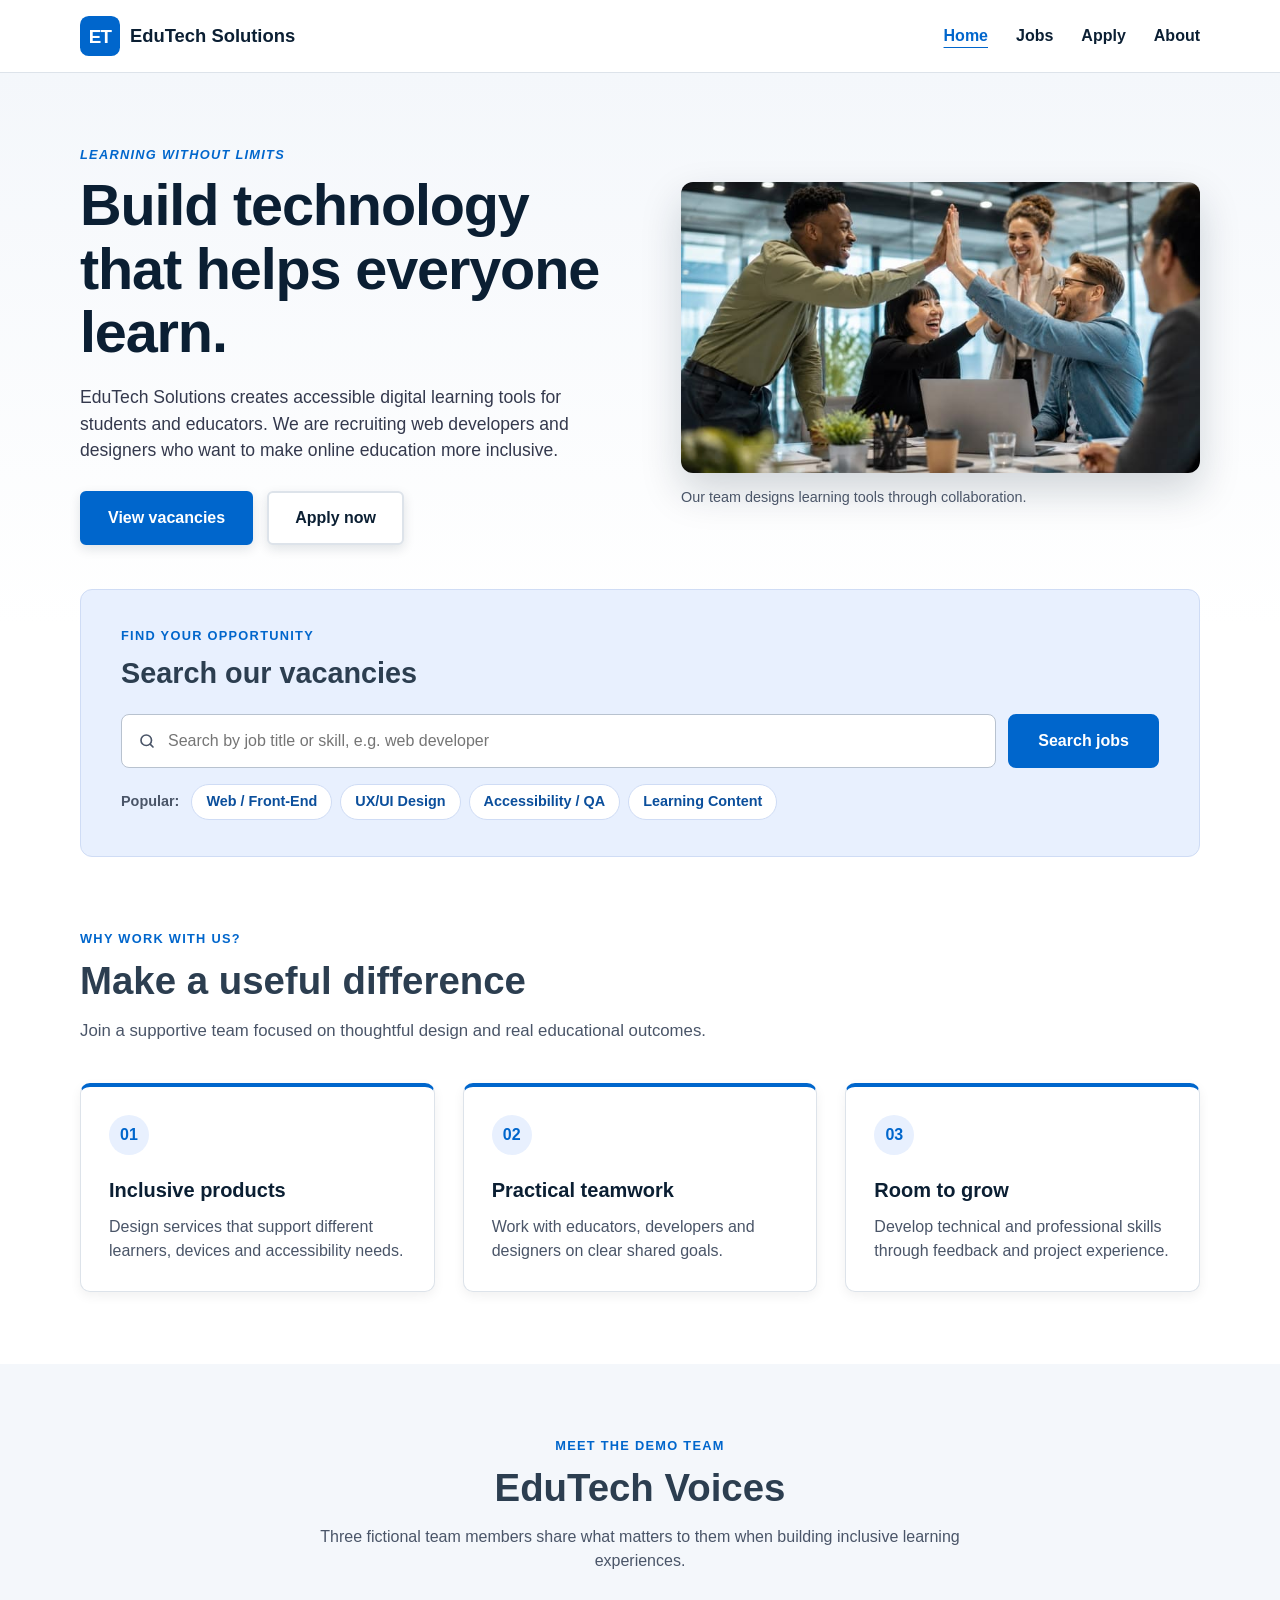
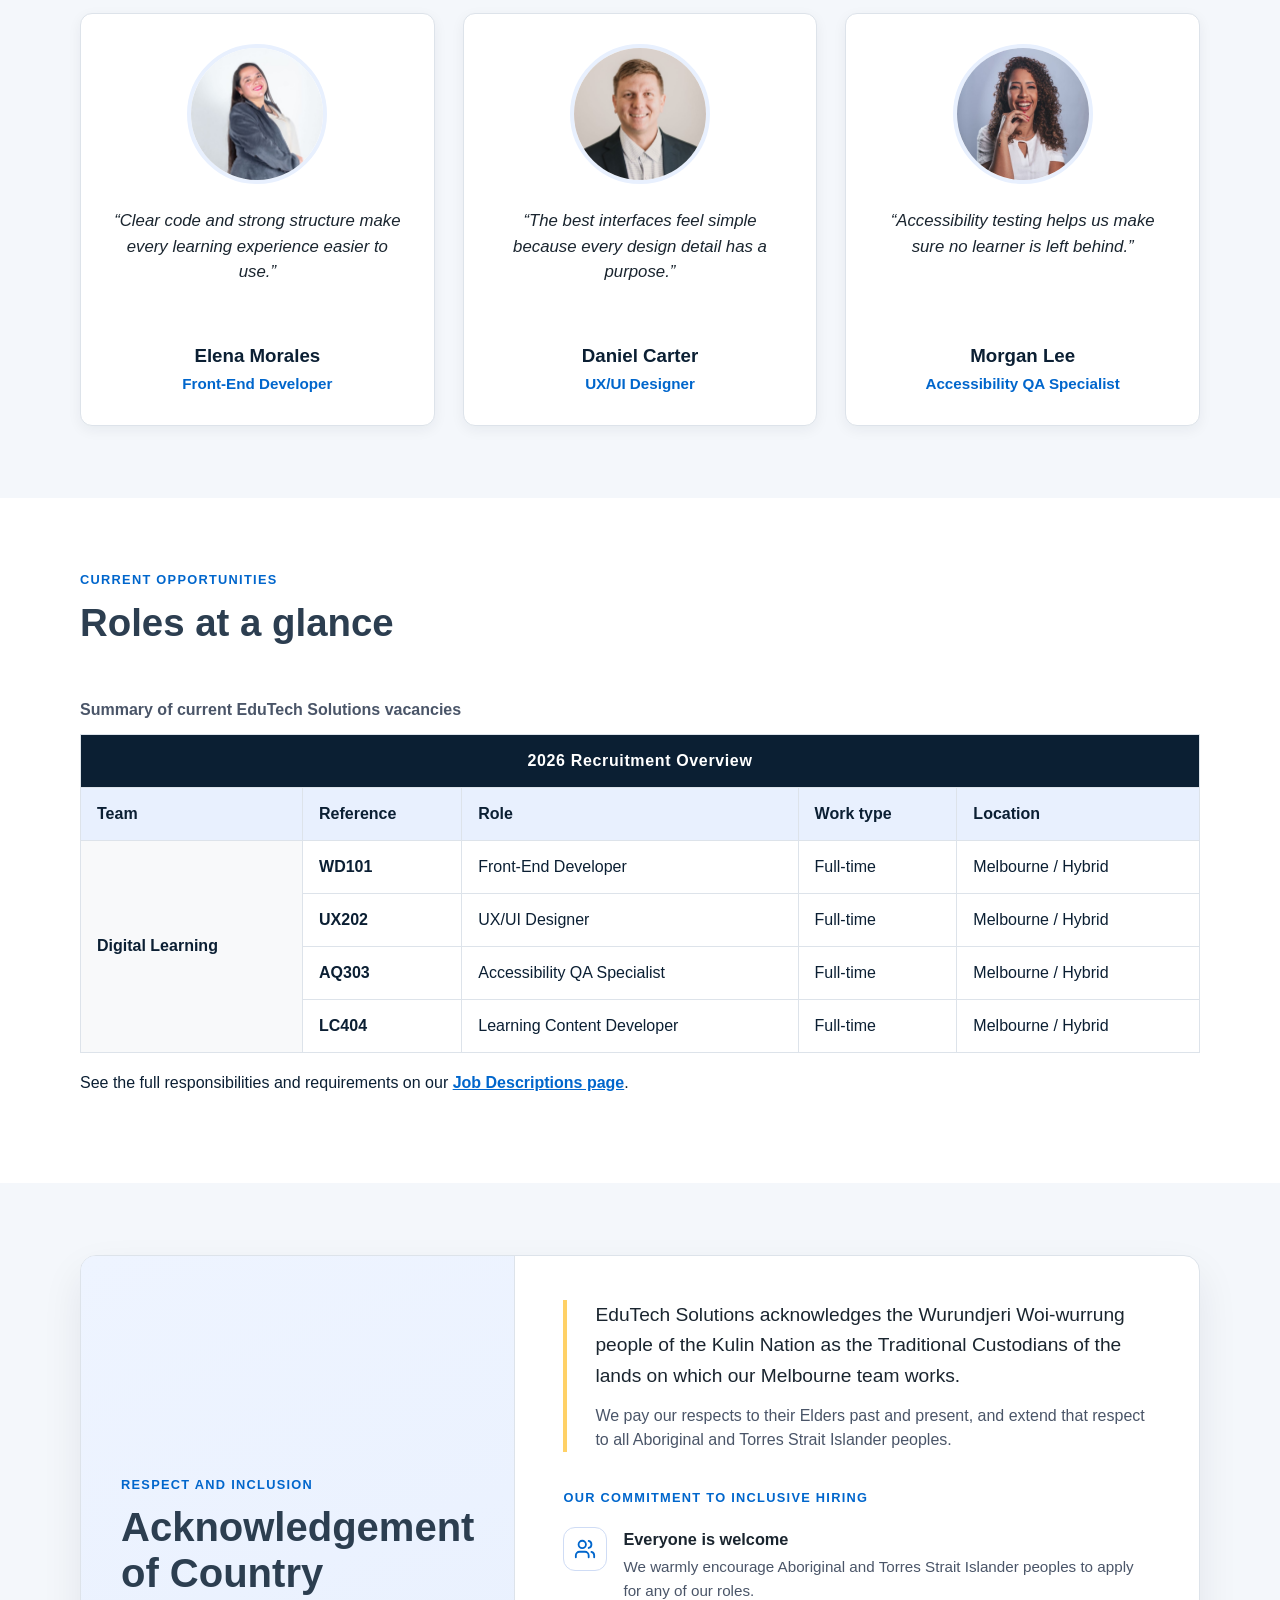
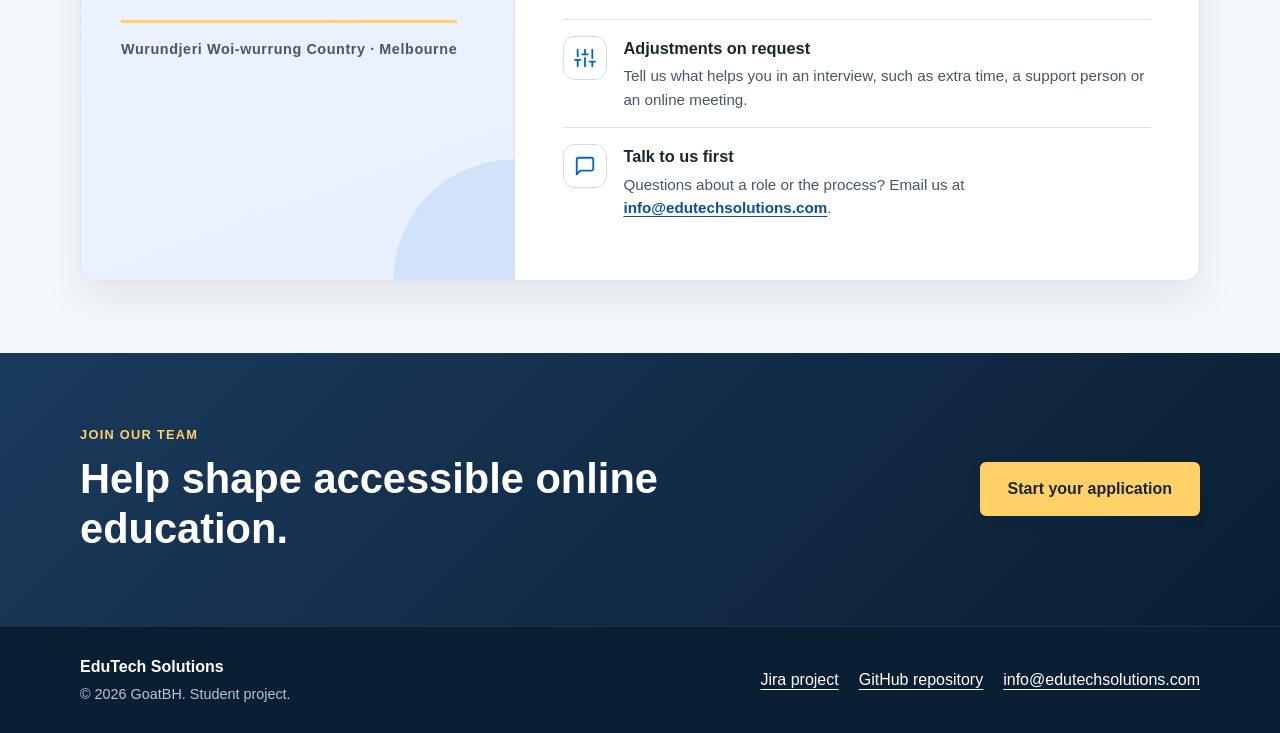
<file: index.html>
<!DOCTYPE html>
<html lang="en">
<head>
    <meta charset="UTF-8">
    <meta name="viewport" content="width=device-width, initial-scale=1.0">
    <meta name="description" content="EduTech Solutions careers: help us build accessible and inclusive digital learning tools.">
    <meta name="keywords" content="EdTech careers, web developer jobs, UX design jobs, accessible education">
    <meta name="author" content="GoatBH">
    <title>Home | EduTech Solutions</title>
    <link rel="icon" type="image/svg+xml" href="images/favicon.svg?v=2">
    <link rel="icon" type="image/x-icon" href="images/favicon.ico?v=2">

    <!-- Shared external stylesheets used by every page -->
    <link rel="stylesheet" href="css/styles.css">
    <link rel="stylesheet" href="css/layout.css">
    <link rel="stylesheet" href="css/dl.css">

    <!-- Required embedded CSS example: used only on this page -->
    <style>
        .home-callout {
            border-left: 4px solid var(--yellow);   /* gold accent, same as the site palette */
        }
    </style>
</head>

<body class="home-page">
    <a class="skip-link" href="#main-content">Skip to main content</a>

    <header class="site-header">
        <nav class="nav container" aria-label="Main navigation">
            <a class="logo" href="index.html" aria-label="EduTech Solutions home">
                <img class="logo-mark" src="images/favicon.svg" alt="" width="40" height="40">
                <span>EduTech Solutions</span>
            </a>

            <ul class="nav-links">
                <li><a class="active" href="index.html" aria-current="page">Home</a></li>
                <li><a href="jobs.html">Jobs</a></li>
                <li><a href="apply.html">Apply</a></li>
                <li><a href="about.html">About</a></li>
            </ul>
        </nav>
    </header>

    <main id="main-content">
        <!-- Company introduction -->
        <section class="hero">
            <div class="container hero-grid">
                <div class="hero-content">
                    <!-- Required inline CSS example -->
                    <p class="eyebrow" style="font-style: italic;">Learning without limits</p>
                    <h1>Build technology that helps everyone learn.</h1>
                    <p>
                        EduTech Solutions creates accessible digital learning tools for students
                        and educators. We are recruiting web developers and designers who want to
                        make online education more inclusive.
                    </p>
                    <div class="hero-actions">
                        <a class="button" href="jobs.html">View vacancies</a>
                        <a class="button button-light" href="apply.html">Apply now</a>
                    </div>
                </div>

                <figure class="hero-image">
                     <img src="images/workplace.jpg"
                         alt="A team celebrating with a high five around a table in a bright office"
                         width="596" height="335">
                     <figcaption>Our team designs learning tools through collaboration.</figcaption>
                </figure>
            </div>
        </section>

        <!-- Job search: heading on top, full-width search bar, quick links below -->
        <section class="search-section" aria-labelledby="search-title">
            <div class="container search-box">
                <div class="search-head">
                    <div>
                        <p class="eyebrow">Find your opportunity</p>
                        <h2 id="search-title">Search our vacancies</h2>
                    </div>
                </div>

                <form class="job-search" action="jobs.html" method="get" role="search">
                    <div class="search-row">
                        <!-- No visible label: aria-label gives the box its name for screen readers -->
                        <input type="search" id="job-search" name="keyword"
                               placeholder="Search by job title or skill, e.g. web developer"
                               aria-label="Search by job title or skill" list="job-titles"
                               autocomplete="off" required>
                        <!-- Suggestions shown while typing (pure HTML) -->
                        <datalist id="job-titles">
                            <option value="Front-End Developer">WD101 &middot; web, HTML, CSS, JavaScript, React</option>
                            <option value="UX/UI Designer">UX202 &middot; design, Figma, wireframe, prototype</option>
                            <option value="Accessibility QA Specialist">AQ303 &middot; WCAG, accessibility, testing, QA</option>
                            <option value="Learning Content Developer">LC404 &middot; e-learning, course, teaching, content</option>
                        </datalist>
                        <button type="submit">Search jobs</button>
                    </div>

                    <!-- Pure HTML: each link opens that job's description on jobs.html -->
                    <div class="quick-search">
                        <p class="quick-search-label">Popular:</p>
                        <ul class="quick-search-links">
                            <li><a href="jobs.html#WD101">Web / Front-End</a></li>
                            <li><a href="jobs.html#UX202">UX/UI Design</a></li>
                            <li><a href="jobs.html#AQ303">Accessibility / QA</a></li>
                            <li><a href="jobs.html#LC404">Learning Content</a></li>
                        </ul>
                    </div>
                </form>
            </div>
        </section>

        <!-- Short company benefits -->
        <section class="section" aria-labelledby="benefits-title">
            <div class="container">
                <div class="section-heading">
                    <p class="eyebrow">Why work with us?</p>
                    <h2 id="benefits-title">Make a useful difference</h2>
                    <p>Join a supportive team focused on thoughtful design and real educational outcomes.</p>
                </div>

                <div class="benefit-grid">
                    <article class="card">
                        <span class="card-number" aria-hidden="true">01</span>
                        <h3>Inclusive products</h3>
                        <p>Design services that support different learners, devices and accessibility needs.</p>
                    </article>

                    <article class="card">
                        <span class="card-number" aria-hidden="true">02</span>
                        <h3>Practical teamwork</h3>
                        <p>Work with educators, developers and designers on clear shared goals.</p>
                    </article>

                    <article class="card">
                        <span class="card-number" aria-hidden="true">03</span>
                        <h3>Room to grow</h3>
                        <p>Develop technical and professional skills through feedback and project experience.</p>
                    </article>
                </div>
            </div>
        </section>

        <!-- Fictional team voices inspired by the supplied layout reference -->
        <section class="section voices-section" aria-labelledby="voices-title">
            <div class="container">
                <div class="voices-heading">
                    <p class="eyebrow">Meet the demo team</p>
                    <h2 id="voices-title">EduTech Voices</h2>
                    <p>Three fictional team members share what matters to them when building inclusive learning experiences.</p>
                </div>

                <div class="voices-grid">
                    <article class="voice-card">
                        <!-- Free stock portrait: Pexels photo 37302655 -->
                        <img src="images/voice-elena-morales.jpg"
                             alt="Stock portrait representing fictional team member Elena Morales"
                             width="600" height="600">
                        <blockquote>
                            “Clear code and strong structure make every learning experience easier to use.”
                        </blockquote>
                        <h3>Elena Morales</h3>
                        <p>Front-End Developer</p>
                    </article>

                    <article class="voice-card">
                        <!-- Free stock portrait: Pexels photo 30004315 -->
                        <img src="images/voice-daniel-carter.jpg"
                             alt="Stock portrait representing fictional team member Daniel Carter"
                             width="600" height="600">
                        <blockquote>
                            “The best interfaces feel simple because every design detail has a purpose.”
                        </blockquote>
                        <h3>Daniel Carter</h3>
                        <p>UX/UI Designer</p>
                    </article>

                    <article class="voice-card">
                        <!-- Free stock portrait: Pexels photo 29934077 -->
                        <img src="images/voice-morgan-lee.jpg"
                             alt="Stock portrait representing fictional team member Morgan Lee"
                             width="600" height="600">
                        <blockquote>
                            “Accessibility testing helps us make sure no learner is left behind.”
                        </blockquote>
                        <h3>Morgan Lee</h3>
                        <p>Accessibility QA Specialist</p>
                    </article>
                </div>
            </div>
        </section>

        <!-- Required table with merged cells: colspan and rowspan -->
        <section class="section vacancies-section" aria-labelledby="vacancies-title">
            <div class="container">
                <div class="section-heading">
                    <p class="eyebrow">Current opportunities</p>
                    <h2 id="vacancies-title">Roles at a glance</h2>
                </div>

                <div class="table-wrapper">
                    <table>
                        <caption>Summary of current EduTech Solutions vacancies</caption>
                        <thead>
                            <tr>
                                <th colspan="5">2026 Recruitment Overview</th>
                            </tr>
                            <tr>
                                <th scope="col">Team</th>
                                <th scope="col">Reference</th>
                                <th scope="col">Role</th>
                                <th scope="col">Work type</th>
                                <th scope="col">Location</th>
                            </tr>
                        </thead>
                        <tbody>
                            <tr>
                                <th rowspan="4" scope="rowgroup">Digital Learning</th>
                                <td><strong>WD101</strong></td>
                                <td>Front-End Developer</td>
                                <td>Full-time</td>
                                <td>Melbourne / Hybrid</td>
                            </tr>
                            <tr>
                                <td><strong>UX202</strong></td>
                                <td>UX/UI Designer</td>
                                <td>Full-time</td>
                                <td>Melbourne / Hybrid</td>
                            </tr>
                            <tr>
                                <td><strong>AQ303</strong></td>
                                <td>Accessibility QA Specialist</td>
                                <td>Full-time</td>
                                <td>Melbourne / Hybrid</td>
                            </tr>
                            <tr>
                                <td><strong>LC404</strong></td>
                                <td>Learning Content Developer</td>
                                <td>Full-time</td>
                                <td>Melbourne / Hybrid</td>
                            </tr>
                        </tbody>
                    </table>
                </div>

                <p class="table-note">See the full responsibilities and requirements on our <a href="jobs.html">Job Descriptions page</a>.</p>
            </div>
        </section>

        <!-- Acknowledgement of Country and inclusive hiring commitment -->
        <section class="acknowledgement" aria-labelledby="ack-title">
            <div class="container">
                <div class="ack-panel">

                    <!-- Left: title panel (soft blue) -->
                    <div class="ack-side">
                        <p class="eyebrow">Respect and inclusion</p>
                        <h2 id="ack-title">Acknowledgement of Country</h2>
                        <p class="ack-place">Wurundjeri Woi-wurrung Country &middot; Melbourne</p>
                    </div>

                    <!-- Right: the acknowledgement and our commitments -->
                    <div class="ack-body">
                        <div class="ack-text home-callout">
                            <p class="ack-lead">
                                EduTech Solutions acknowledges the Wurundjeri Woi-wurrung people of the
                                Kulin Nation as the Traditional Custodians of the lands on which our
                                Melbourne team works.
                            </p>
                            <p>
                                We pay our respects to their Elders past and present, and extend that
                                respect to all Aboriginal and Torres Strait Islander peoples.
                            </p>
                        </div>

                        <h3 class="ack-subtitle">Our commitment to inclusive hiring</h3>
                        <ul class="ack-commitments">
                            <li class="ack-item">
                                <span class="ack-icon">
                                    <svg width="22" height="22" viewBox="0 0 24 24" fill="none" stroke="currentColor" stroke-width="2" stroke-linecap="round" stroke-linejoin="round" aria-hidden="true"><path d="M16 21v-2a4 4 0 0 0-4-4H6a4 4 0 0 0-4 4v2"/><circle cx="9" cy="7" r="4"/><path d="M22 21v-2a4 4 0 0 0-3-3.87"/><path d="M16 3.13a4 4 0 0 1 0 7.75"/></svg>
                                </span>
                                <div>
                                    <h4>Everyone is welcome</h4>
                                    <p>We warmly encourage Aboriginal and Torres Strait Islander peoples to apply for any of our roles.</p>
                                </div>
                            </li>
                            <li class="ack-item">
                                <span class="ack-icon">
                                    <svg width="22" height="22" viewBox="0 0 24 24" fill="none" stroke="currentColor" stroke-width="2" stroke-linecap="round" stroke-linejoin="round" aria-hidden="true"><line x1="4" y1="21" x2="4" y2="14"/><line x1="4" y1="10" x2="4" y2="3"/><line x1="12" y1="21" x2="12" y2="12"/><line x1="12" y1="8" x2="12" y2="3"/><line x1="20" y1="21" x2="20" y2="16"/><line x1="20" y1="12" x2="20" y2="3"/><line x1="1" y1="14" x2="7" y2="14"/><line x1="9" y1="8" x2="15" y2="8"/><line x1="17" y1="16" x2="23" y2="16"/></svg>
                                </span>
                                <div>
                                    <h4>Adjustments on request</h4>
                                    <p>Tell us what helps you in an interview, such as extra time, a support person or an online meeting.</p>
                                </div>
                            </li>
                            <li class="ack-item">
                                <span class="ack-icon">
                                    <svg width="22" height="22" viewBox="0 0 24 24" fill="none" stroke="currentColor" stroke-width="2" stroke-linecap="round" stroke-linejoin="round" aria-hidden="true"><path d="M21 15a2 2 0 0 1-2 2H7l-4 4V5a2 2 0 0 1 2-2h14a2 2 0 0 1 2 2z"/></svg>
                                </span>
                                <div>
                                    <h4>Talk to us first</h4>
                                    <p>Questions about a role or the process? Email us at <a href="mailto:info@edutechsolutions.com">info@edutechsolutions.com</a>.</p>
                                </div>
                            </li>
                        </ul>
                    </div>
                </div>
            </div>
        </section>

        <!-- Call to action -->
        <section class="cta" aria-labelledby="cta-title">
            <div class="container cta-content">
                <div>
                    <p class="eyebrow">Join our team</p>
                    <h2 id="cta-title">Help shape accessible online education.</h2>
                </div>
                <a class="button button-yellow" href="apply.html">Start your application</a>
            </div>
        </section>

    </main>

    <footer class="site-footer">
        <div class="container footer-content">
            <div>
                <strong>EduTech Solutions</strong>
                <p>&copy; 2026 GoatBH. Student project.</p>
            </div>

            <ul class="footer-links">
                <li><a href="https://student-team-goatbh.atlassian.net/?continue=https%3A%2F%2Fstudent-team-goatbh.atlassian.net%2Fwelcome%2Fsoftware%3FprojectId%3D10000&amp;atlOrigin=eyJpIjoiYWYyNTkyMDQ2NWUyNDBlM2JhNmYyNjc4ZGVjYTE0MTEiLCJwIjoiamlyYS1zb2Z0d2FyZSJ9">Jira project</a></li>
                <li><a href="https://github.com/NguyenPham023/GoatBH-WebProject">GitHub repository</a></li>
                <li><a href="mailto:info@edutechsolutions.com">info@edutechsolutions.com</a></li>
            </ul>
        </div>
    </footer>
</body>
</html>
</file>
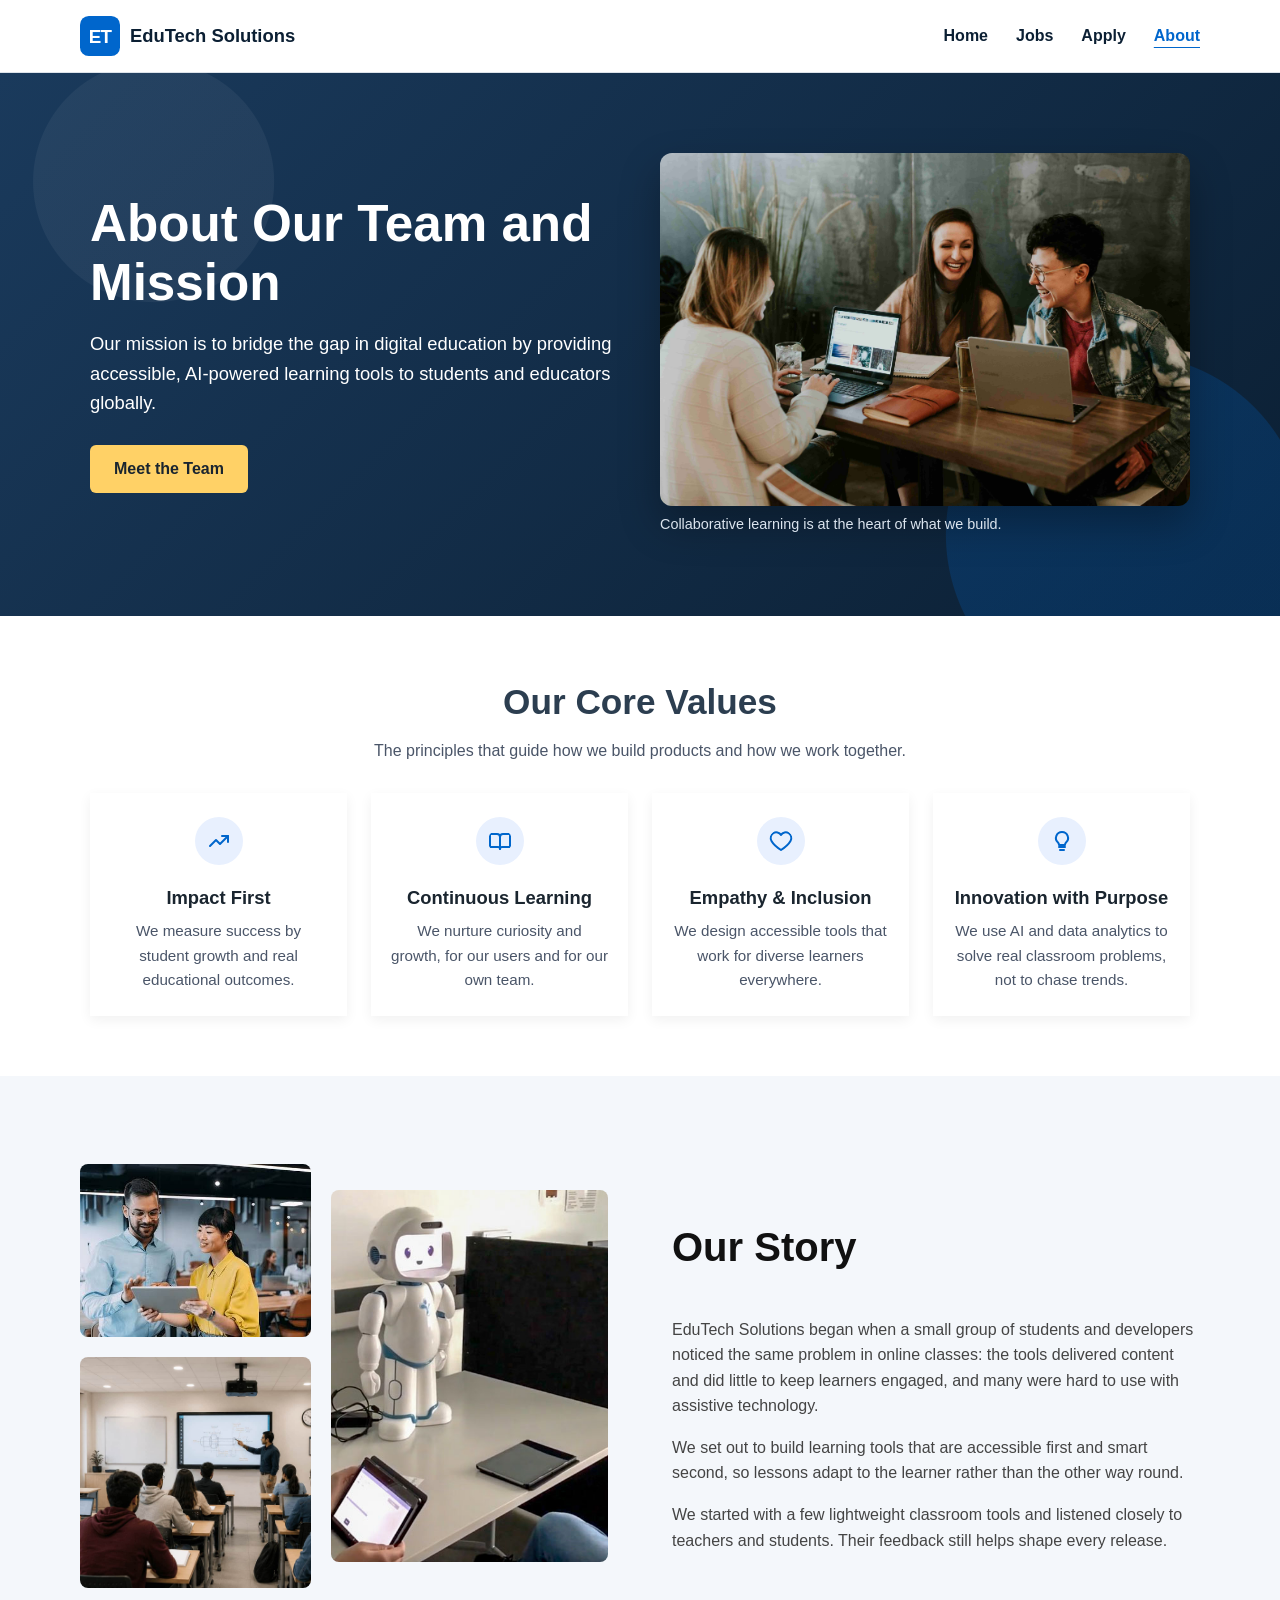
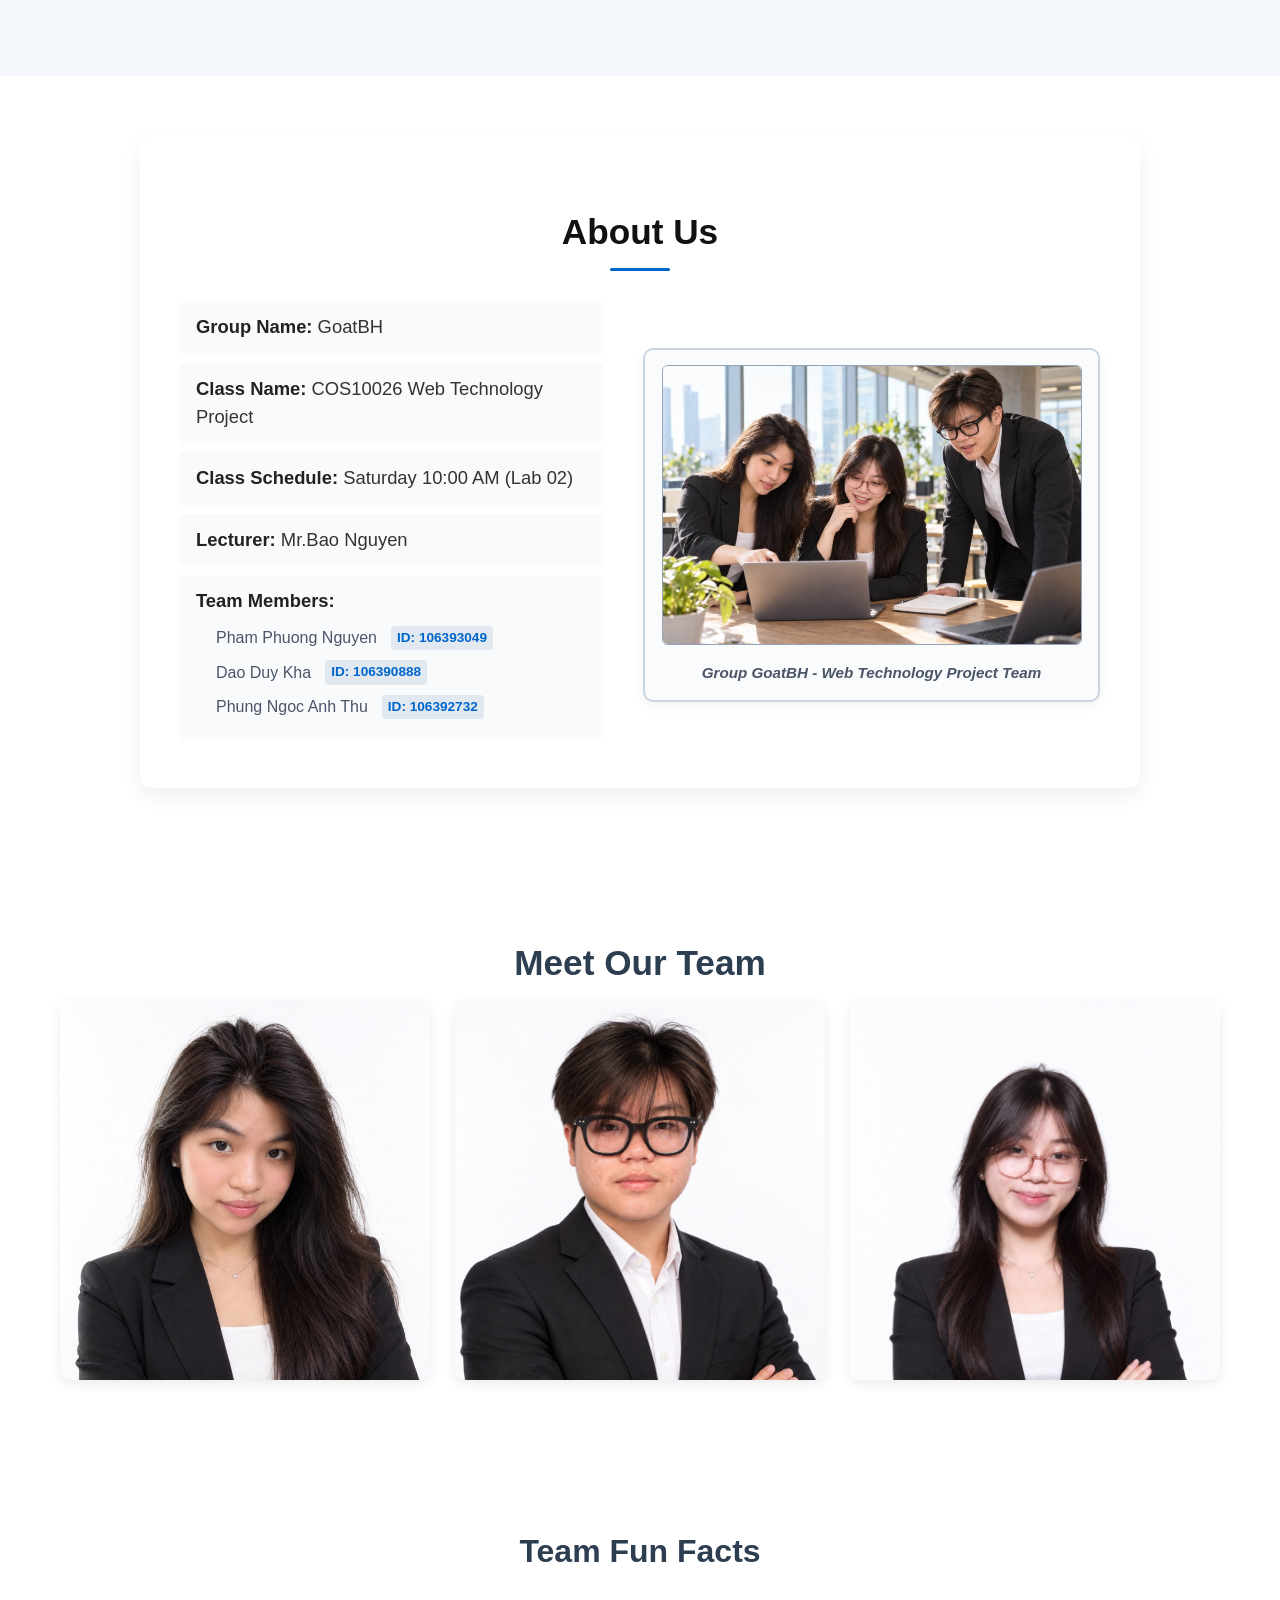
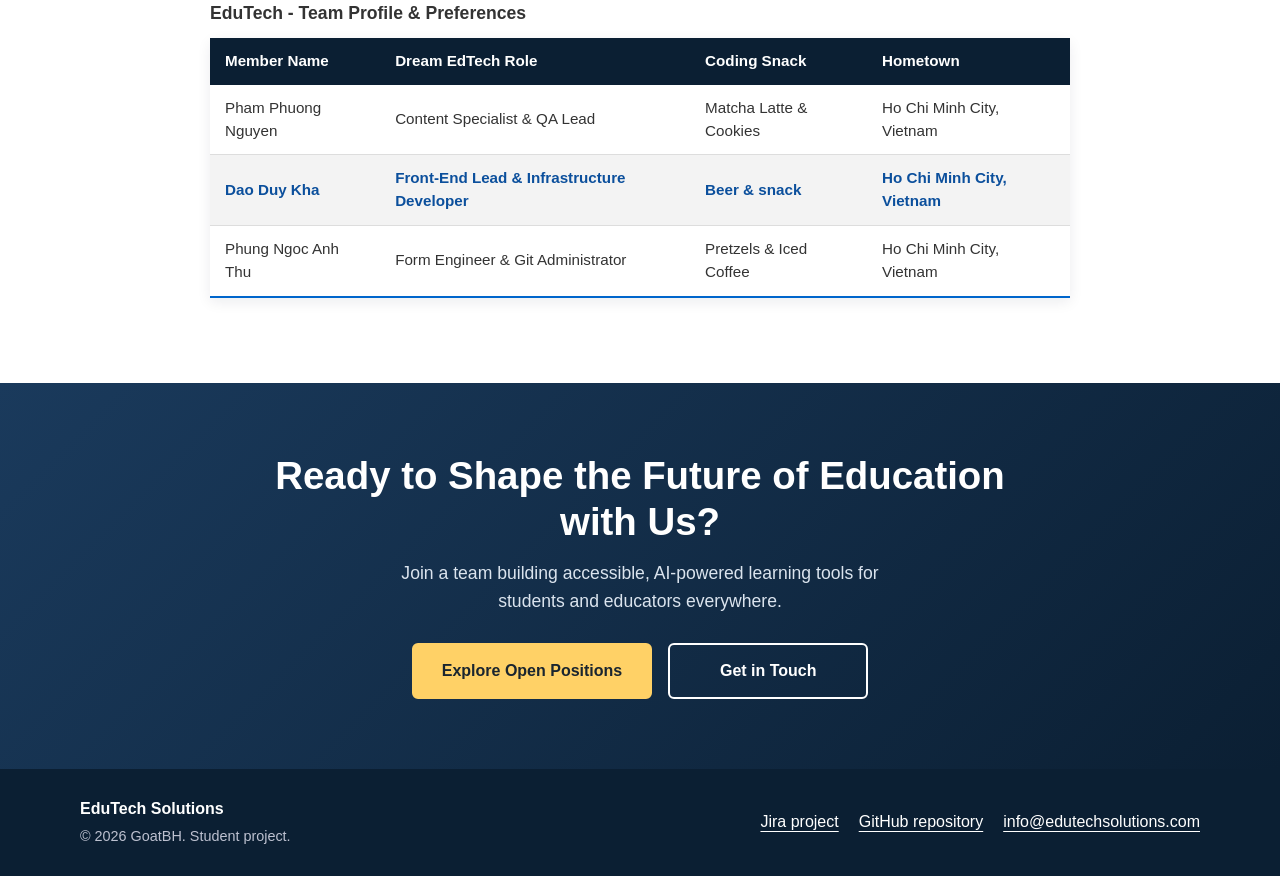
<file: about.html>
<!DOCTYPE html>
<html lang="en">

<head>
    <meta charset="UTF-8">
    <meta name="viewport" content="width=device-width, initial-scale=1.0">
    <meta name="keywords" content="EdTech, education, technology, school, online learning">
    <meta name="author" content="GoatBH - Phuong Nguyen">
    <meta name="description"
        content="Learn about our team GroupBH, our members and our mission behind the EduTech platform">
    <title>About Us</title>
    <!-- Favicon-->
    <link rel="icon" type="image/svg+xml" href="images/favicon.svg?v=2">
    <link rel="icon" type="image/x-icon" href="images/favicon.ico?v=2">
    <!-- Link for reference style css -->
    <link rel="stylesheet" href="css/styles.css">
    <link rel="stylesheet" href="css/layout.css">
    <link rel="stylesheet" href="css/dl.css">
    <style>
        /* Small embedded CSS example required by the assignment */
        .team > h1 {
            text-align: center;
        }
    </style>
</head>

<body>

     
  <header class="site-header">
    <nav class="nav container" aria-label="Main navigation">
      <a class="logo" href="index.html" aria-label="EduTech Solutions home">
        <img class="logo-mark" src="images/favicon.svg" alt="" width="40" height="40">
        <span>EduTech Solutions</span>
      </a>

      <ul class="nav-links">
        <li><a href="index.html">Home</a></li>
        <li><a href="jobs.html">Jobs</a></li>
        <li><a href="apply.html">Apply</a></li>
        <li><a class="active" href="about.html" aria-current="page">About</a></li>
      </ul>
    </nav>
  </header>

    <main>
        <!--  Hero Section  -->
        <section class="hero" aria-labelledby="hero-title">
            <div class="hero-inner">
                <div class="hero-text">
                    <h1 id="hero-title">About Our Team and Mission</h1>
                    <p class="hero-mission">
                        Our mission is to bridge the gap in digital education by providing
                        accessible, AI-powered learning tools to students and educators globally.
                    </p>
                    <a class="hero-btn" href="#Group-info">Meet the Team</a>
                </div>
        
                <figure class="hero-visual">
                    <img src="images/hero-about.jpg"
                        alt="Students and a teacher collaborating around a laptop in a bright classroom" width="800"
                        height="533">
                    <figcaption>Collaborative learning is at the heart of what we build.</figcaption>
                </figure>
            </div>
        </section>

        <!-- ===== Core Values ===== -->
        <section class="values-section" aria-labelledby="values-title">
            <div class="values-container">
                <h2 id="values-title">Our Core Values</h2>
                <p class="values-intro">The principles that guide how we build products and how we work together.</p>
        
                <ul class="values-grid">
        
                    <li class="value-card">
                        <svg class="value-icon" viewBox="0 0 24 24" aria-hidden="true" focusable="false">
                            <path d="M3 17l6-6 4 4 8-8" />
                            <path d="M15 7h6v6" />
                        </svg>
                        <h3>Impact First</h3>
                        <p>We measure success by student growth and real educational outcomes.</p>
                    </li>
        
                    <li class="value-card">
                        <svg class="value-icon" viewBox="0 0 24 24" aria-hidden="true" focusable="false">
                            <path d="M2 5h7a3 3 0 0 1 3 3v12a2 2 0 0 0-2-2H2z" />
                            <path d="M22 5h-7a3 3 0 0 0-3 3v12a2 2 0 0 1 2-2h8z" />
                        </svg>
                        <h3>Continuous Learning</h3>
                        <p>We nurture curiosity and growth, for our users and for our own team.</p>
                    </li>
        
                    <li class="value-card">
                        <svg class="value-icon" viewBox="0 0 24 24" aria-hidden="true" focusable="false">
                            <path d="M12 21s-7-4.5-9.5-9A5.5 5.5 0 0 1 12 6a5.5 5.5 0 0 1 9.5 6c-2.5 4.5-9.5 9-9.5 9z" />
                        </svg>
                        <h3>Empathy &amp; Inclusion</h3>
                        <p>We design accessible tools that work for diverse learners everywhere.</p>
                    </li>
        
                    <li class="value-card">
                        <svg class="value-icon" viewBox="0 0 24 24" aria-hidden="true" focusable="false">
                            <path d="M9 18h6" />
                            <path d="M10 21h4" />
                            <path d="M12 3a6 6 0 0 0-4 10.5c.7.7 1 1.5 1 2.5h6c0-1 .3-1.8 1-2.5A6 6 0 0 0 12 3z" />
                        </svg>
                        <h3>Innovation with Purpose</h3>
                        <p>We use AI and data analytics to solve real classroom problems, not to chase trends.</p>
                    </li>
        
                </ul>
            </div>
        </section>

        <!-- Company Story -->
        <section class="story-section" aria-labelledby="story-title">
            <div class="story-container">

                <!-- Left Column: Visuals / Image Collage -->
                <div class="story-visuals">
                    <div class="image-collage">
                        <img src="images/student-dev-colab.jpg" alt="Students and developers collaborating" class="collage-img img-top">
                        <img src="images/learner-use-tech.jpg" alt="Learner using accessible technology" class="collage-img img-main">
                        <img src="images/classroom-setting.jpg" alt="Classroom setting" class="collage-img img-bottom">
                    </div>
                </div>

                <!-- Right Column: Text Content -->
                <div class="story-content">
                    <h2 id="story-title">Our Story</h2>

                    <article class="story-origin">
                        <p>EduTech Solutions began when a small group of students and developers
                            noticed the same problem in online classes: the tools delivered content
                            and did little to keep learners engaged, and many were hard to use with
                            assistive technology.</p>
                        <p>We set out to build learning tools that are accessible first and smart
                            second, so lessons adapt to the learner rather than the other way round.</p>
                        <p>We started with a few lightweight classroom tools and listened closely
                            to teachers and students. Their feedback still helps shape every release.</p>
                    </article>
                </div>

            </div>
        </section>

        <!-- Group Info Details -->
        <section id="Group-info" class="team-section">
            <div class="team-container">
                <h2>About Us</h2>
                <div class="team-content-wrapper">
                    <!-- Left Side: Nested Details List -->
                    <ul class="team-details-list">
                        <li><strong>Group Name:</strong> GoatBH</li>
                        <li><strong>Class Name:</strong> COS10026 Web Technology Project</li>
                        <li><strong>Class Schedule:</strong> Saturday 10:00 AM (Lab 02)</li>
                        <li><strong>Lecturer:</strong> Mr.Bao Nguyen</li>
                        <li><strong>Team Members:</strong>
                            <ul class="nested-members-list">
                                <li>Pham Phuong Nguyen <span class="student-id">ID: 106393049</span></li>
                                <li>Dao Duy Kha <span class="student-id">ID: 106390888</span></li>
                                <li>Phung Ngoc Anh Thu <span class="student-id">ID: 106392732</span></li>
                            </ul>
                        </li>
                    </ul>

                    <!-- Right Side: Bordered Group Photo with Figure & Caption -->
                    <figure class="image-section">
                        <img src="images/goatbh-team-group.jpg"
                            alt="Professional group portrait of GoatBH team members Pham Phuong Nguyen, Dao Duy Kha and Phung Ngoc Anh Thu">
                        <figcaption>Group GoatBH - Web Technology Project Team</figcaption>
                    </figure>
                </div>

            </div>
        </section>

        <!-- Member Contribution and Quotes (Valid Definition List) -->
        <section class="team">
            <h1>Meet Our Team</h1>
            <div class="team-cards">

                <!-- Card 1: Phuong Nguyen -->
                <div class="card">
                    <div class="card-img">
                        <img src="images/pham-phuong-nguyen-member.jpg"
                            alt="Professional portrait of Pham Phuong Nguyen">
                    </div>
                    <dl class="card-info">
                        <dt class="card-name">Pham Phuong Nguyen</dt>
                        <dd class="card-role">Content Specialist &amp; QA Lead</dd>
                        <dd class="card-contribution">
                            <strong>Contributions:</strong> Informational web pages (jobs.html, about.html), semantic
                            structure,
                            media optimization, W3C validation, and WCAG accessibility compliance.
                        </dd>
                        <dd class="card-quote">
                            <strong>Native Quote:</strong>
                            <q lang="vi">Hành trình ngàn dặm bắt đầu bằng một bước chân.</q>
                        </dd>
                        <dd class="card-quote">
                            <strong>English Translation:</strong>
                            <q>A journey of a thousand miles begins with a single step.</q>
                        </dd>
                    </dl>
                </div>

                <!-- Card 2: Duy Kha -->
                <div class="card">
                    <div class="card-img">
                        <img src="images/dao-duy-kha-member.jpg" alt="Portrait photo of Dao Duy Kha">
                    </div>
                    <dl class="card-info">
                        <dt class="card-name">Dao Duy Kha</dt>
                        <dd class="card-role">Front-End Lead &amp; Infrastructure Developer</dd>
                        <dd class="card-contribution">
                            <strong>Contributions:</strong> Homepage architecture (index.html), shared navigation &amp;
                            footer
                            components, Acknowledgement of Country, and Jira agile tracking.
                        </dd>
                        <dd class="card-quote">
                            <strong>Native Quote:</strong>
                            <q lang="vi"> Kiên trì là chía khoá của mọi thành công.</q>
                        </dd>
                        <dd class="card-quote">
                            <strong>English Translation:</strong>
                            <q> Persistent is the key.</q>
                        </dd>
                    </dl>
                </div>

                <!-- Card 3: Anh Thu -->
                <div class="card">
                    <div class="card-img">
                        <img src="images/anh-thu-member.jpg" alt="Anh Thu's portrait photo">
                    </div>
                    <dl class="card-info">
                        <dt class="card-name">Phung Ngoc Anh Thu</dt>
                        <dd class="card-role">Form Engineer &amp; Git Administrator</dd>
                        <dd class="card-contribution">
                            <strong>Contributions:</strong> Advanced HTML5 form validation (apply.html), CSS layout
                            engineering,
                            repository workflow management, and GitHub Pages deployment.
                        </dd>
                        <dd class="card-quote">
                            <strong>Native Quote:</strong>
                            <q lang="vi">Chi tiết nhỏ tạo nên sự khác biệt lớn.</q>
                        </dd>
                        <dd class="card-quote">
                            <strong>English Translation:</strong>
                            <q>Small details make a big difference.</q>
                        </dd>
                    </dl>
                </div>

            </div>
        </section>

        <!-- Team Fun Facts -->
        <section class="fun-facts-section">
            <h2>Team Fun Facts</h2>
            <table class="content-table">
                <caption>EduTech - Team Profile &amp; Preferences</caption>
                <thead>
                    <tr>
                        <th>Member Name</th>
                        <th>Dream EdTech Role</th>
                        <th>Coding Snack</th>
                        <th>Hometown</th>
                    </tr>
                </thead>
                <tbody>
                    <tr>
                        <td>Pham Phuong Nguyen</td>
                        <td>Content Specialist &amp; QA Lead</td>
                        <td>Matcha Latte &amp; Cookies</td>
                        <td>Ho Chi Minh City, Vietnam</td>
                    </tr>
                    <tr class="active-row">
                        <td>Dao Duy Kha</td>
                        <td>Front-End Lead &amp; Infrastructure Developer</td>
                        <td>Beer & snack</td>
                        <td>Ho Chi Minh City, Vietnam</td>
                    </tr>
                    <tr>
                        <td>Phung Ngoc Anh Thu</td>
                        <td>Form Engineer &amp; Git Administrator</td>
                        <td>Pretzels &amp; Iced Coffee</td>
                        <td>Ho Chi Minh City, Vietnam</td>
                    </tr>
                </tbody>
            </table>
        </section>

        <!--  Call to Action  -->
        <section class="cta-section" aria-labelledby="cta-title">
            <div class="cta-container">
                <h2 id="cta-title">Ready to Shape the Future of Education with Us?</h2>
                <p>Join a team building accessible, AI-powered learning tools for students and educators everywhere.</p>
        
                <div class="cta-buttons">
                    <a class="cta-btn cta-primary" href="jobs.html">Explore Open Positions</a>
                    <a class="cta-btn cta-secondary" href="mailto:info@edutechsolutions.com">Get in Touch</a>
                </div>
            </div>
        </section>
        
    </main>

      
  <footer class="site-footer">
        <div class="container footer-content">
            <div>
                <strong>EduTech Solutions</strong>
                <p>&copy; 2026 GoatBH. Student project.</p>
            </div>

            <ul class="footer-links">
                <li><a href="https://student-team-goatbh.atlassian.net/?continue=https%3A%2F%2Fstudent-team-goatbh.atlassian.net%2Fwelcome%2Fsoftware%3FprojectId%3D10000&atlOrigin=eyJpIjoiYWYyNTkyMDQ2NWUyNDBlM2JhNmYyNjc4ZGVjYTE0MTEiLCJwIjoiamlyYS1zb2Z0d2FyZSJ9">Jira project</a></li>
                <li><a href="https://github.com/NguyenPham023/GoatBH-WebProject">GitHub repository</a></li>
                <li><a href="mailto:info@edutechsolutions.com">info@edutechsolutions.com</a></li>
            </ul>
        </div>
    </footer>

</body>

</html>
</file>
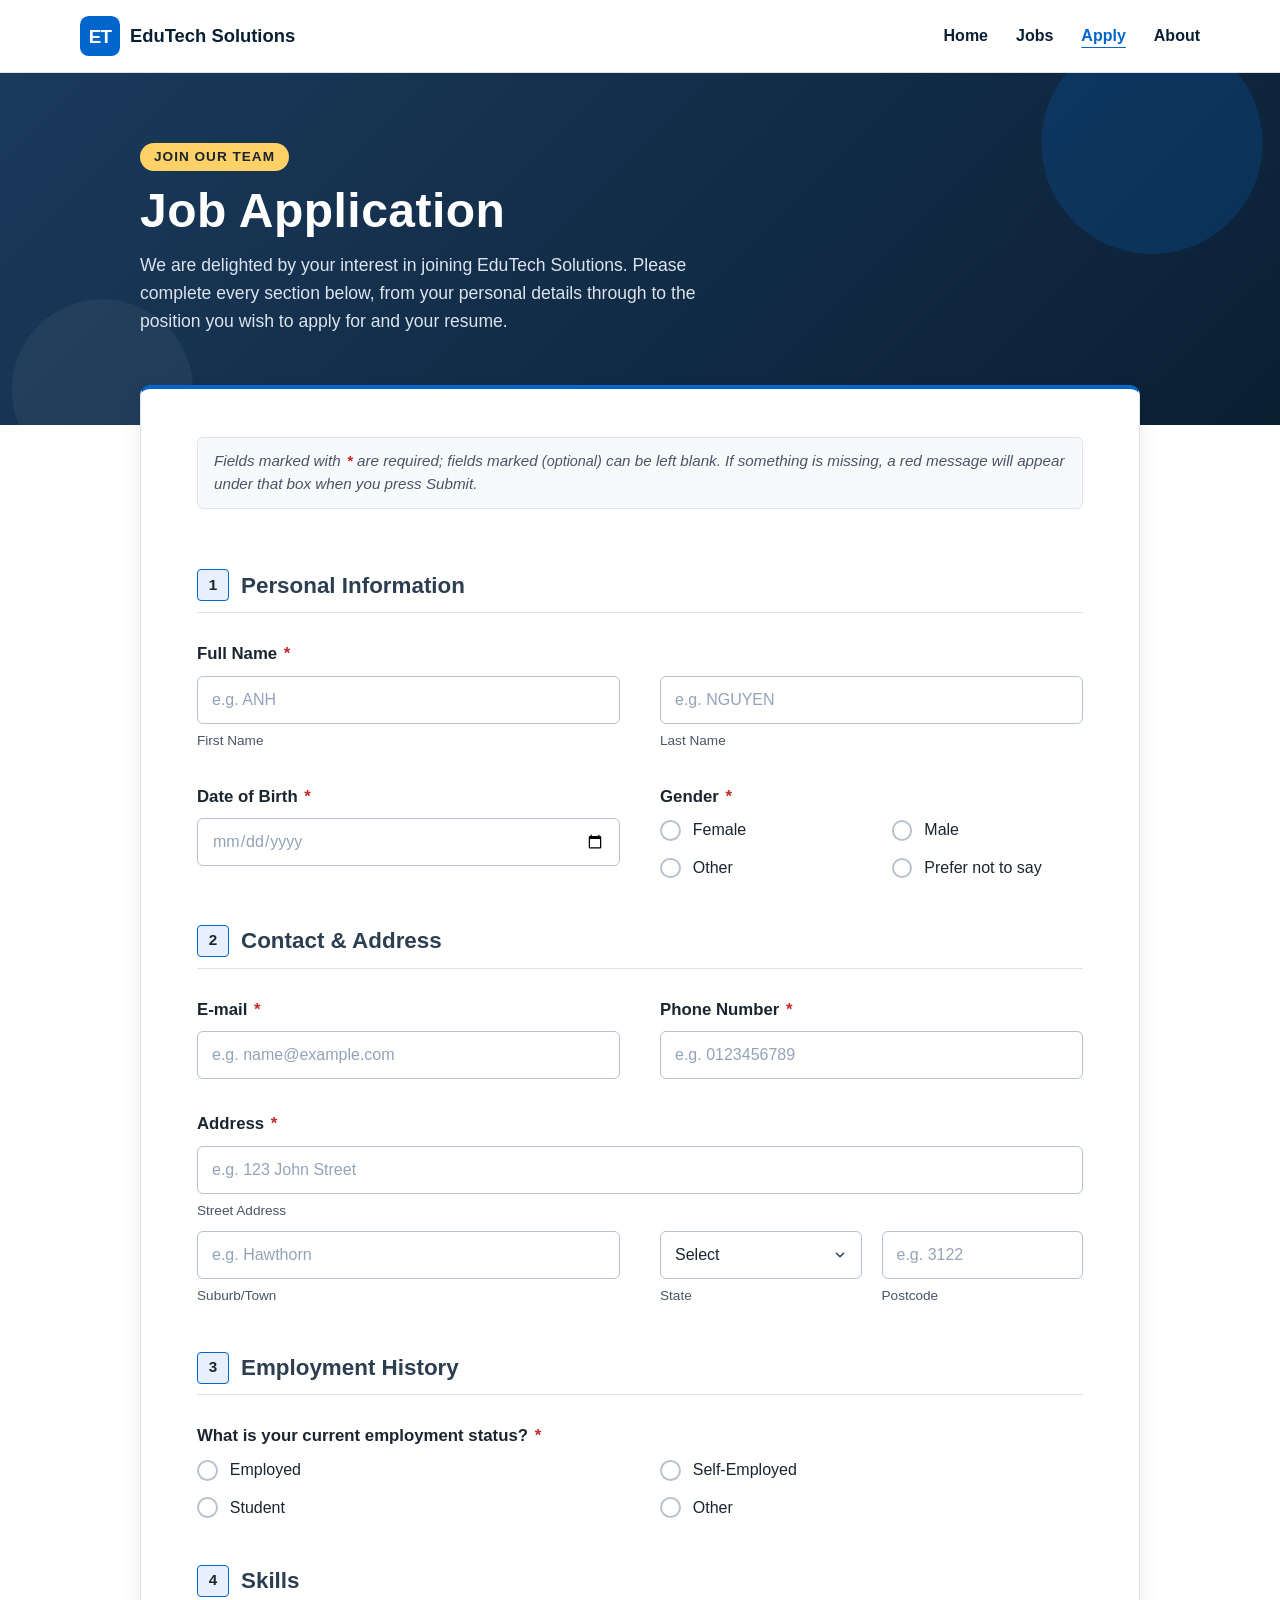
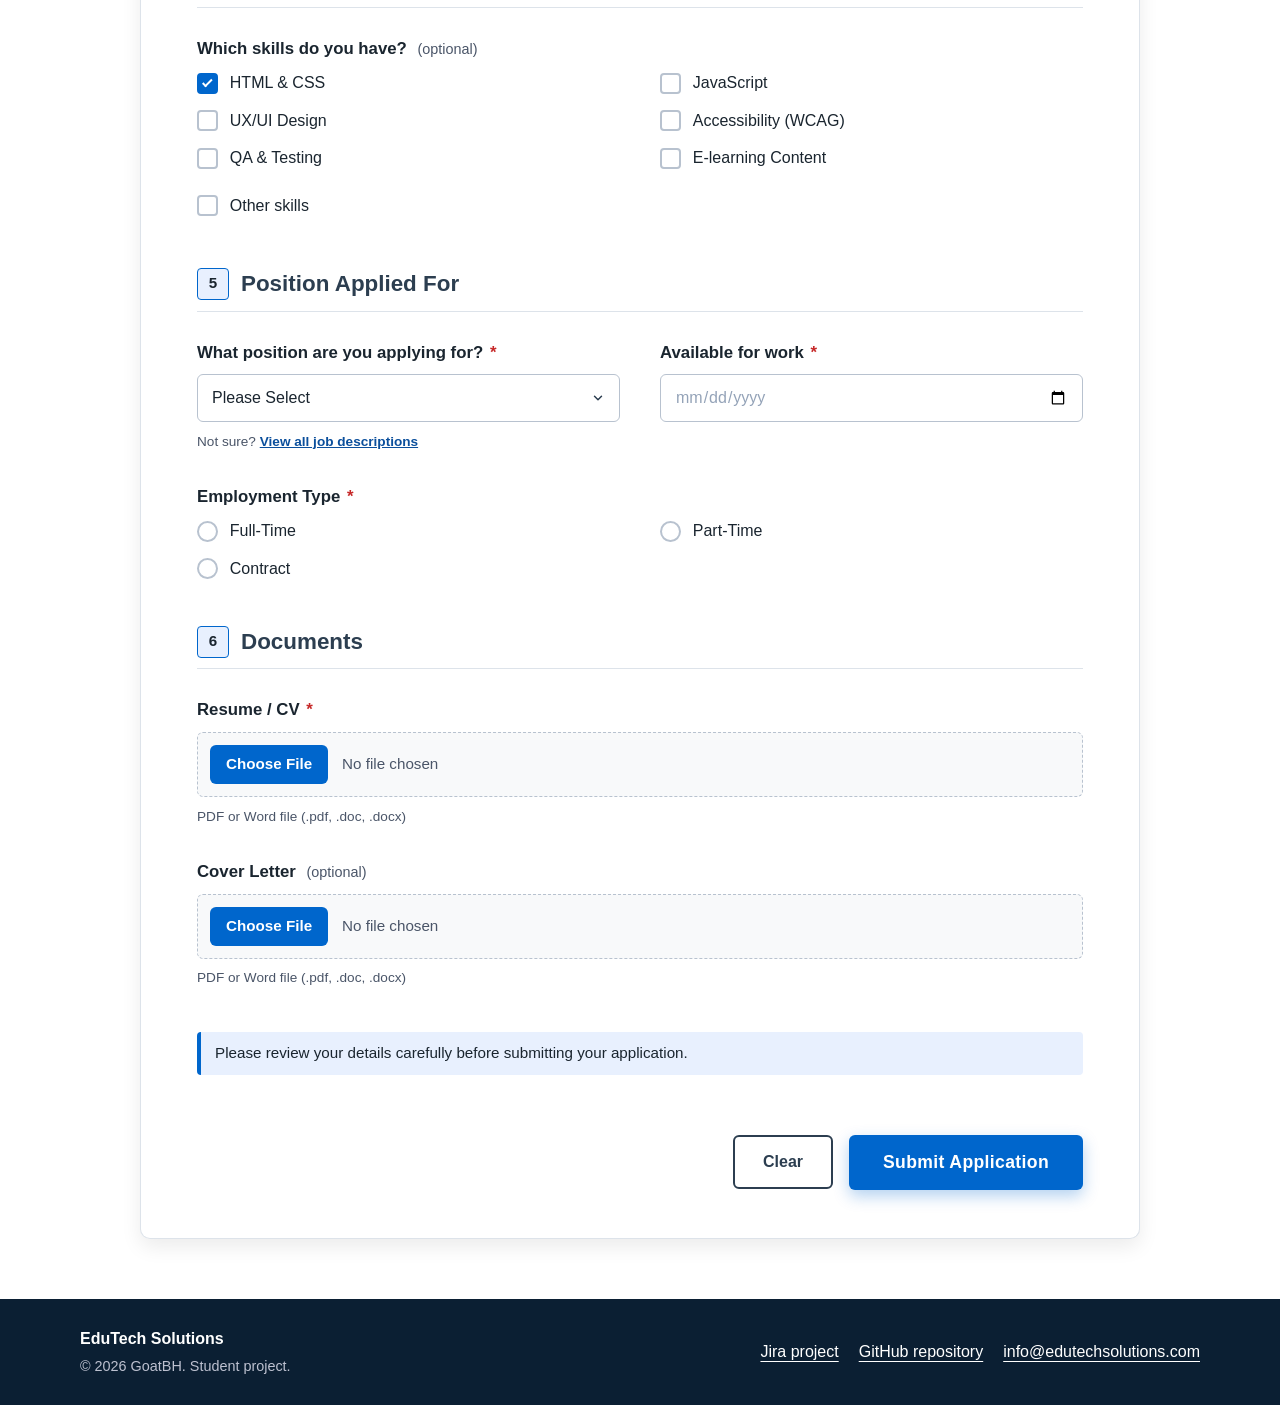
<file: apply.html>
<!DOCTYPE html>
<html lang="en">
<head>
  <meta charset="UTF-8">
  <meta name="viewport" content="width=device-width, initial-scale=1.0">
  <meta name="description" content="Apply for a position at EduTech Solutions">
  <meta name="keywords" content="jobs, apply, application, careers">
  <meta name="author" content="Anh Thu">
  <title>Apply | EduTech Solutions</title>
  <link rel="icon" type="image/svg+xml" href="images/favicon.svg?v=2">
  <link rel="icon" type="image/x-icon" href="images/favicon.ico?v=2">

  <link rel="stylesheet" href="css/styles.css">
  <link rel="stylesheet" href="css/layout.css">
  <link rel="stylesheet" href="css/dl.css">

    <!-- Required embedded CSS example: page-specific tweak -->
  <style>
    .apply-page .form-intro { font-style: italic; }
  </style>
</head>
<body class="apply-page">

  <!-- ===== Header & Navigation (same as index.html) ===== -->
  <header class="site-header">
    <nav class="nav container" aria-label="Main navigation">
      <a class="logo" href="index.html" aria-label="EduTech Solutions home">
        <img class="logo-mark" src="images/favicon.svg" alt="" width="40" height="40">
        <span>EduTech Solutions</span>
      </a>

      <ul class="nav-links">
        <li><a href="index.html">Home</a></li>
        <li><a href="jobs.html">Jobs</a></li>
        <li><a class="active" href="apply.html" aria-current="page">Apply</a></li>
        <li><a href="about.html">About</a></li>
      </ul>
    </nav>
  </header>

  <!-- ===== Banner (reuses the team's .page-banner from the Jobs page) ===== -->
  <section class="page-banner apply-banner" style="color: #ffffff">
    <div class="apply-banner-inner">
      <p class="banner-tag">Join our team</p>
      
      <!-- Required inline CSS example -->
      <h1 style="letter-spacing: 0.01em;">Job Application</h1>
      <p class="banner-text">
        We are delighted by your interest in joining EduTech Solutions.
        Please complete every section below, from your personal details
        through to the position you wish to apply for and your resume.
      </p>
    </div>
  </section>

  <!-- ===== Main Content ===== -->
  <main>
    <article class="form-card">

      <!-- enctype="multipart/form-data" is needed so the uploaded files are sent -->
      <form class="app-form"
            action="https://mercury.swin.edu.au/it000000/formtest.php"
            method="post" enctype="multipart/form-data">

        <!-- Shown at the top so applicants know what must be filled in -->
        <p class="form-intro">Fields marked with <span class="req" aria-hidden="true">*</span> are required;
          fields marked <span class="optional-tag">(optional)</span> can be left blank.
          If something is missing, a red message will appear under that box when you press Submit.</p>

        <!-- ================= 1. Personal Information ================= -->
        <fieldset class="form-section">
          <legend>Personal Information</legend>

          <!-- Full Name: one question, two boxes with sub-labels -->
          <fieldset class="q">
            <legend class="q-label">Full Name <span class="req" aria-hidden="true">*</span></legend>
            <div class="row">
              <div class="sub">
                <input type="text" id="firstname" name="firstname"
                       pattern="[A-Za-z]{1,20}" maxlength="20"
                       title="Up to 20 letters only" placeholder="e.g. ANH" required>
                <label for="firstname" class="sublabel">First Name</label>
                <span class="error-msg">Please enter your first name (letters only, up to 20).</span>
              </div>
              <div class="sub">
                <input type="text" id="lastname" name="lastname"
                       pattern="[A-Za-z]{1,20}" maxlength="20"
                       title="Up to 20 letters only" placeholder="e.g. NGUYEN" required>
                <label for="lastname" class="sublabel">Last Name</label>
                <span class="error-msg">Please enter your last name (letters only, up to 20).</span>
              </div>
            </div>
          </fieldset>

          <div class="row">
            <div class="q">
              <label for="dob" class="q-label">Date of Birth <span class="req" aria-hidden="true">*</span></label>
              <input type="date" id="dob" name="dob"
                     min="1946-10-31" max="2011-10-31"
                     title="You must be between 15 and 80 years old" required>
              <span class="error-msg">Please choose your date of birth (age 15 to 80).</span>
            </div>

            <!-- Gender: semantic fieldset + legend -->
            <fieldset class="q">
              <legend class="q-label">Gender <span class="req" aria-hidden="true">*</span></legend>
              <div class="options">
                <label class="opt"><input type="radio" name="gender" value="female" required> <span>Female</span></label>
                <label class="opt"><input type="radio" name="gender" value="male"> <span>Male</span></label>
                <label class="opt"><input type="radio" name="gender" value="other"> <span>Other</span></label>
                <label class="opt"><input type="radio" name="gender" value="none"> <span>Prefer not to say</span></label>
              </div>
              <span class="error-msg">Please select your gender.</span>
            </fieldset>
          </div>
        </fieldset>

        <!-- ================= 2. Contact & Address ================= -->
        <fieldset class="form-section">
          <legend>Contact &amp; Address</legend>

          <div class="row">
            <div class="q">
              <label for="email" class="q-label">E-mail <span class="req" aria-hidden="true">*</span></label>
              <input type="email" id="email" name="email"
                     placeholder="e.g. name@example.com"
                     pattern="[^@\s]+@[^@\s]+\.[A-Za-z]{2,}"
                     title="Enter a full email address, e.g. name@example.com"
                     required>
              <span class="error-msg">Please enter a valid email, e.g. name@example.com.</span>
            </div>
            <div class="q">
              <label for="phone" class="q-label">Phone Number <span class="req" aria-hidden="true">*</span></label>
              <input type="tel" id="phone" name="phone" placeholder="e.g. 0123456789"
                     pattern="[0-9]{10}" minlength="10" maxlength="10"
                     inputmode="numeric"
                     title="Exactly 10 digits, numbers only (e.g. 0123456789)" required>
              <span class="error-msg">Please enter exactly 10 digits, e.g. 0123456789.</span>
            </div>
          </div>

          <!-- Address: one question, four boxes with sub-labels -->
          <fieldset class="q">
            <legend class="q-label">Address <span class="req" aria-hidden="true">*</span></legend>
            <div class="sub">
              <input type="text" id="street" name="street" placeholder="e.g. 123 John Street"
                     maxlength="40" title="Maximum 40 characters" required>
              <label for="street" class="sublabel">Street Address</label>
              <span class="error-msg">Please enter your street address.</span>
            </div>
            <div class="row">
              <div class="sub">
                <input type="text" id="suburb" name="suburb" placeholder="e.g. Hawthorn"
                       maxlength="40" title="Maximum 40 characters" required>
                <label for="suburb" class="sublabel">Suburb/Town</label>
                <span class="error-msg">Please enter your suburb or town.</span>
              </div>
              <div class="row row-tight">
                <div class="sub">
                  <select id="state" name="state" required>
                    <option value="" selected disabled>Select</option>
                    <option value="VIC">VIC</option>
                    <option value="NSW">NSW</option>
                    <option value="QLD">QLD</option>
                    <option value="NT">NT</option>
                    <option value="WA">WA</option>
                    <option value="SA">SA</option>
                    <option value="TAS">TAS</option>
                    <option value="ACT">ACT</option>
                  </select>
                  <label for="state" class="sublabel">State</label>
                  <span class="error-msg">Please select a state.</span>
                </div>
                <div class="sub">
                  <input type="text" id="postcode" name="postcode" placeholder="e.g. 3122"
                         pattern="02[0-9]{2}|0[89][0-9]{2}|[1-9][0-9]{3}"
                         minlength="4" maxlength="4" inputmode="numeric"
                         title="A valid 4-digit Australian postcode (e.g. 3122)" required>
                  <label for="postcode" class="sublabel">Postcode</label>
                  <span class="error-msg">Please enter a valid 4-digit postcode.</span>
                  <!-- Hint for the selected State, shown while State or Postcode is focused (pure CSS, see dl.css) -->
                  <small class="postcode-hint" data-state="">Select a State first to see its postcode format</small>
                  <small class="postcode-hint" data-state="VIC">VIC: starts with 3 or 8 (e.g. 3122)</small>
                  <small class="postcode-hint" data-state="NSW">NSW: starts with 1 or 2 (e.g. 2000)</small>
                  <small class="postcode-hint" data-state="QLD">QLD: starts with 4 or 9 (e.g. 4000)</small>
                  <small class="postcode-hint" data-state="NT">NT: starts with 0 (e.g. 0800)</small>
                  <small class="postcode-hint" data-state="WA">WA: starts with 6 (e.g. 6000)</small>
                  <small class="postcode-hint" data-state="SA">SA: starts with 5 (e.g. 5000)</small>
                  <small class="postcode-hint" data-state="TAS">TAS: starts with 7 (e.g. 7000)</small>
                  <small class="postcode-hint" data-state="ACT">ACT: starts with 0 or 2 (e.g. 2600)</small>
                </div>
              </div>
            </div>
          </fieldset>
        </fieldset>

        <!-- ================= 3. Employment History ================= -->
        <fieldset class="form-section">
          <legend>Employment History</legend>

          <fieldset class="q">
            <legend class="q-label">What is your current employment status? <span class="req" aria-hidden="true">*</span></legend>
            <div class="options">
              <label class="opt"><input type="radio" name="empstatus" value="employed" required> <span>Employed</span></label>
              <label class="opt"><input type="radio" name="empstatus" value="selfemployed"> <span>Self-Employed</span></label>
              <label class="opt"><input type="radio" name="empstatus" value="student"> <span>Student</span></label>
              <label class="opt"><input type="radio" name="empstatus" value="other"> <span>Other</span></label>
            </div>
            <span class="error-msg">Please select your employment status.</span>
          </fieldset>

          <!-- Job details: which boxes show depends on the status above (pure CSS, see dl.css).
               Employed / Self-Employed -> "Current Job": company, job title, start year (flagged red if empty after Submit)
               Other                   -> "Most Recent Job (optional)" + end year, then "Please specify" (flagged red if empty after Submit)
               Student                 -> hidden, a short note is shown instead -->
          <p class="sublabel when-student">No work history needed &ndash; you can continue to the next section.</p>

          <fieldset class="q job-details">
            <legend class="q-label">
              <span class="when-employed">Current Job <span class="req" aria-hidden="true">*</span></span>
              <span class="when-unemployed">Most Recent Job</span>
              <span class="optional-tag when-unemployed">(optional)</span>
            </legend>
            <div class="row">
              <div class="sub">
                <input type="text" id="emp_company" name="emp_company" placeholder="e.g. FPT Software"
                       maxlength="60" pattern="[A-Za-z0-9 &amp;.,'\(\)\-]{2,60}"
                       title="2 to 60 characters: letters, numbers, spaces and &amp; . , ' ( ) -">
                <label for="emp_company" class="sublabel">Company</label>
                <span class="error-msg">Please enter your company name (2 to 60 characters).</span>
              </div>
              <div class="sub">
                <input type="text" id="emp_position" name="emp_position" placeholder="e.g. Web Developer"
                       maxlength="60" pattern="[A-Za-z \/&amp;.,'\(\)\-]{2,60}"
                       title="2 to 60 characters: letters, spaces and / &amp; . , ' ( ) -">
                <label for="emp_position" class="sublabel">Job Title</label>
                <span class="error-msg">Please enter your job title (2 to 60 characters).</span>
              </div>
            </div>
            <div class="row">
              <div class="sub">
                <input type="text" id="emp_start" name="emp_start" placeholder="e.g. 2022"
                       pattern="(19[5-9][0-9]|20[0-2][0-9])" maxlength="4" inputmode="numeric"
                       title="A year between 1950 and 2029, e.g. 2022">
                <label for="emp_start" class="sublabel">Start Year</label>
                <span class="error-msg">Please enter a start year, e.g. 2022.</span>
              </div>
              <div class="sub when-unemployed">
                <input type="text" id="emp_end" name="emp_end" placeholder="e.g. 2025"
                       pattern="(19[5-9][0-9]|20[0-2][0-9])" maxlength="4" inputmode="numeric"
                       title="A year between 1950 and 2029, e.g. 2025">
                <label for="emp_end" class="sublabel">End Year</label>
                <span class="error-msg">Please enter a valid year, e.g. 2025.</span>
              </div>
            </div>
          </fieldset>

          <!-- Other: the only box we ask for, placed last (shown and flagged by CSS, see dl.css) -->
          <div class="q when-other">
            <label for="empstatus_other" class="q-label">Please specify your current situation <span class="req" aria-hidden="true">*</span></label>
            <input type="text" id="empstatus_other" name="empstatus_other"
                   placeholder="e.g. freelancer, internship, career break"
                   maxlength="60" title="Briefly describe your situation">
            <span class="error-msg">Please tell us your current situation.</span>
          </div>
        </fieldset>

        <!-- ================= 4. Skills ================= -->
        <fieldset class="form-section">
          <legend>Skills</legend>

          <fieldset class="q">
            <legend class="q-label">Which skills do you have? <span class="optional-tag">(optional)</span></legend>
            <div class="options">
              <label class="opt"><input type="checkbox" name="skills[]" value="html_css" checked> <span>HTML &amp; CSS</span></label>
              <label class="opt"><input type="checkbox" name="skills[]" value="javascript"> <span>JavaScript</span></label>
              <label class="opt"><input type="checkbox" name="skills[]" value="uxui"> <span>UX/UI Design</span></label>
              <label class="opt"><input type="checkbox" name="skills[]" value="accessibility"> <span>Accessibility (WCAG)</span></label>
              <label class="opt"><input type="checkbox" name="skills[]" value="testing"> <span>QA &amp; Testing</span></label>
              <label class="opt"><input type="checkbox" name="skills[]" value="elearning"> <span>E-learning Content</span></label>
            </div>

            <!-- "Other skills": ticking the box expands the textarea (pure CSS, no JS) -->
            <div class="other-skills">
              <input type="checkbox" id="skill-other" name="skills[]" value="other" class="toggle">
              <label for="skill-other" class="opt toggle-label"><span>Other skills</span></label>
              <div class="expand">
                <textarea id="otherskills" name="otherskills" rows="4"
                          placeholder="e.g. cloud hosting, project management..."></textarea>
                <label for="otherskills" class="sublabel">Describe your other skills</label>
              </div>
            </div>
          </fieldset>
        </fieldset>

        <!-- ================= 5. Position Applied For ================= -->
        <fieldset class="form-section">
          <legend>Position Applied For</legend>

          <div class="row">
            <div class="q">
              <label for="jobref" class="q-label">What position are you applying for? <span class="req" aria-hidden="true">*</span></label>
              <!-- Each value is an exact 5-character alphanumeric job reference -->
              <select id="jobref" name="jobref" required>
                <option value="" selected disabled>Please Select</option>
                <option value="WD101">WD101 &ndash; Front-End Developer</option>
                <option value="UX202">UX202 &ndash; UX/UI Designer</option>
                <option value="AQ303">AQ303 &ndash; Accessibility QA Specialist</option>
                <option value="LC404">LC404 &ndash; Learning Content Developer</option>
              </select>
              <span class="error-msg">Please select a position.</span>
              <span class="sublabel">Not sure? <a href="jobs.html">View all job descriptions</a></span>
            </div>
            <div class="q">
              <label for="startdate" class="q-label">Available for work <span class="req" aria-hidden="true">*</span></label>
              <input type="date" id="startdate" name="startdate" min="2026-10-31" required>
              <span class="error-msg">Please choose a start date from today onwards.</span>
            </div>
          </div>

          <fieldset class="q">
            <legend class="q-label">Employment Type <span class="req" aria-hidden="true">*</span></legend>
            <div class="options">
              <label class="opt"><input type="radio" name="emptype" value="fulltime" required> <span>Full-Time</span></label>
              <label class="opt"><input type="radio" name="emptype" value="parttime"> <span>Part-Time</span></label>
              <label class="opt"><input type="radio" name="emptype" value="contract"> <span>Contract</span></label>
            </div>
            <span class="error-msg">Please select an employment type.</span>
          </fieldset>
        </fieldset>

        <!-- ================= 6. Documents (file upload) ================= -->
        <fieldset class="form-section">
          <legend>Documents</legend>

          <div class="q">
            <label for="resume" class="q-label">Resume / CV <span class="req" aria-hidden="true">*</span></label>
            <input type="file" id="resume" name="resume"
                   accept=".pdf,.doc,.docx" required>
            <span class="error-msg">Please upload your resume.</span>
            <span class="sublabel">PDF or Word file (.pdf, .doc, .docx)</span>
          </div>

          <div class="q">
            <label for="coverletter" class="q-label">Cover Letter <span class="optional-tag">(optional)</span></label>
            <input type="file" id="coverletter" name="coverletter"
                   accept=".pdf,.doc,.docx">
            <span class="sublabel">PDF or Word file (.pdf, .doc, .docx)</span>
          </div>
        </fieldset>

        <p class="form-note">Please review your details carefully before submitting your application.</p>

        <!-- ===== Actions: Clear (type="reset") and Submit ===== -->
        <div class="form-actions">
          <input type="reset" value="Clear" class="btn-reset">
          <input type="submit" value="Submit Application" class="apply-btn apply-btn-large">
        </div>
      </form>
    </article>
  </main>

  <!-- ===== Footer (same as index.html) ===== -->
  <footer class="site-footer">
    <div class="container footer-content">
      <div>
        <strong>EduTech Solutions</strong>
        <p>&copy; 2026 GoatBH. Student project.</p>
      </div>

      <ul class="footer-links">
        <li><a href="https://student-team-goatbh.atlassian.net/?continue=https%3A%2F%2Fstudent-team-goatbh.atlassian.net%2Fwelcome%2Fsoftware%3FprojectId%3D10000&amp;atlOrigin=eyJpIjoiYWYyNTkyMDQ2NWUyNDBlM2JhNmYyNjc4ZGVjYTE0MTEiLCJwIjoiamlyYS1zb2Z0d2FyZSJ9">Jira project</a></li>
        <li><a href="https://github.com/NguyenPham023/GoatBH-WebProject">GitHub repository</a></li>
        <li><a href="mailto:info@edutechsolutions.com">info@edutechsolutions.com</a></li>
      </ul>
    </div>
  </footer>

</body>
</html>
</file>
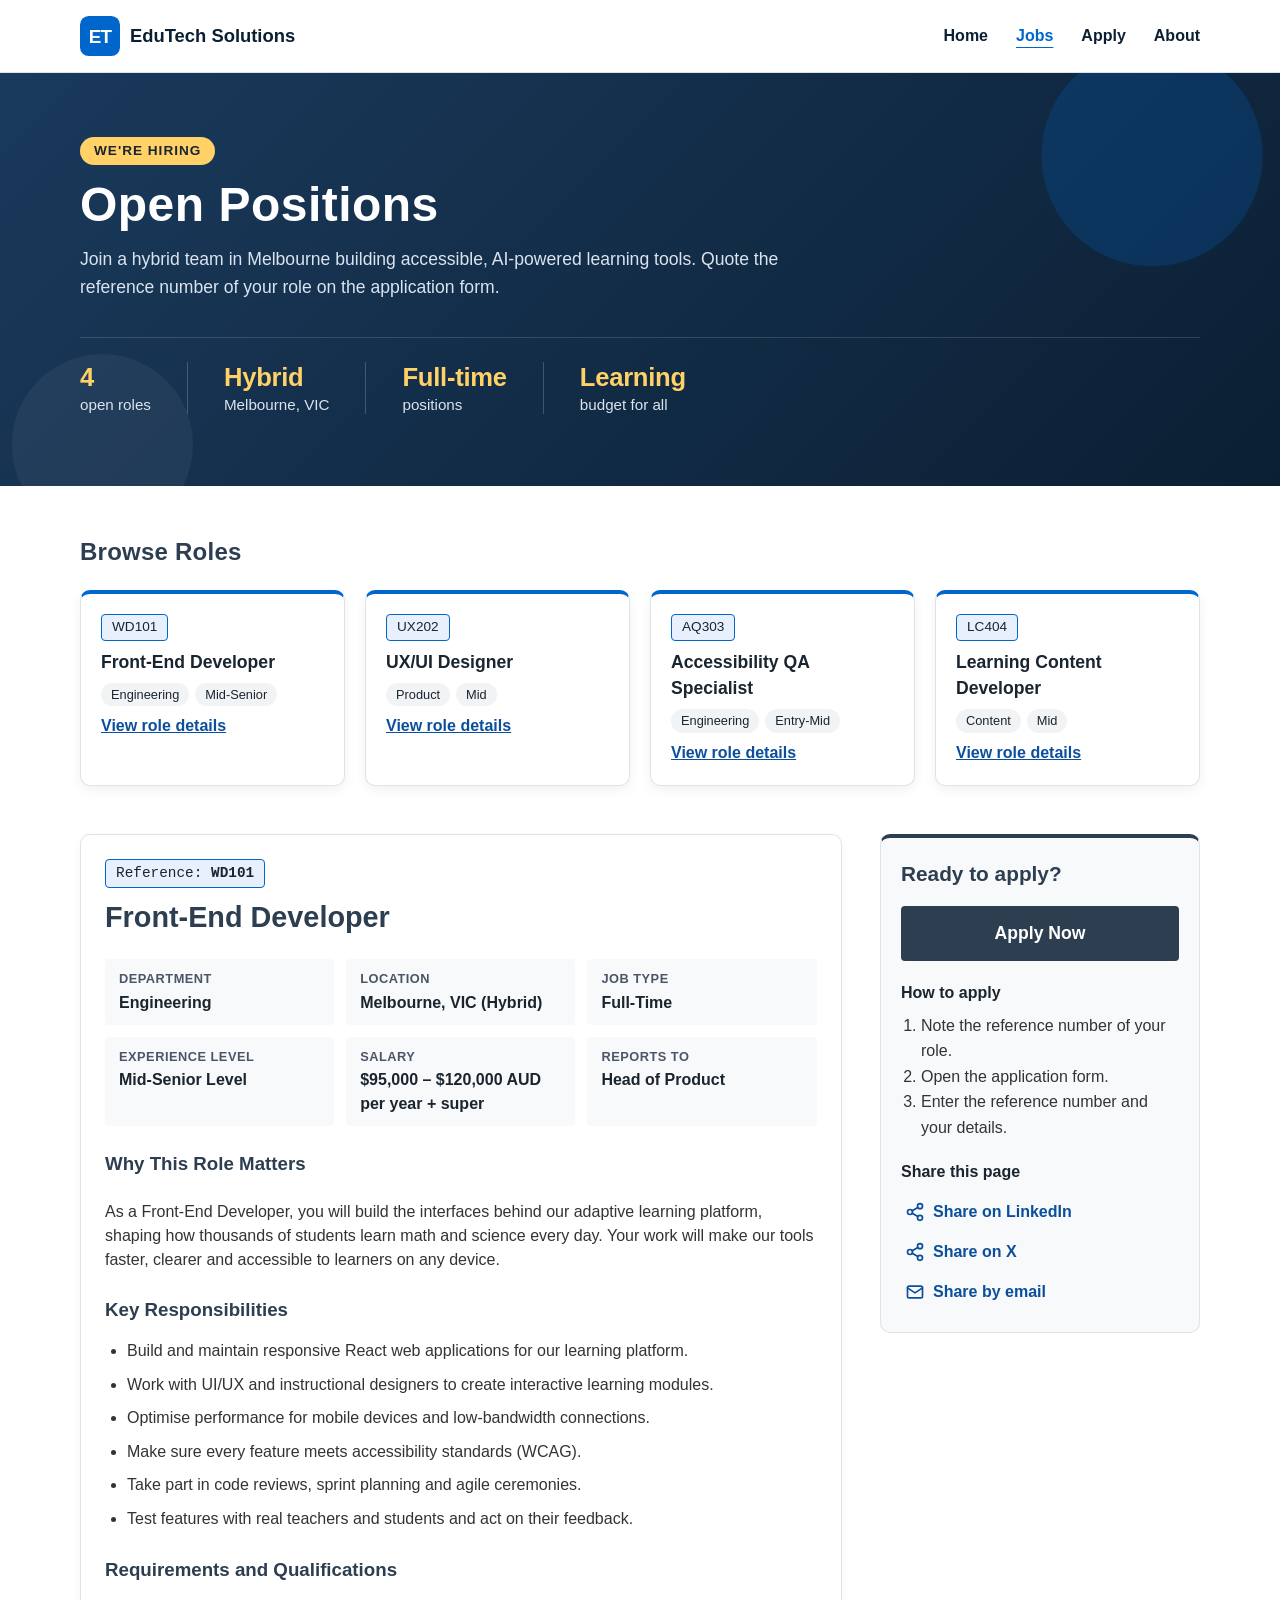
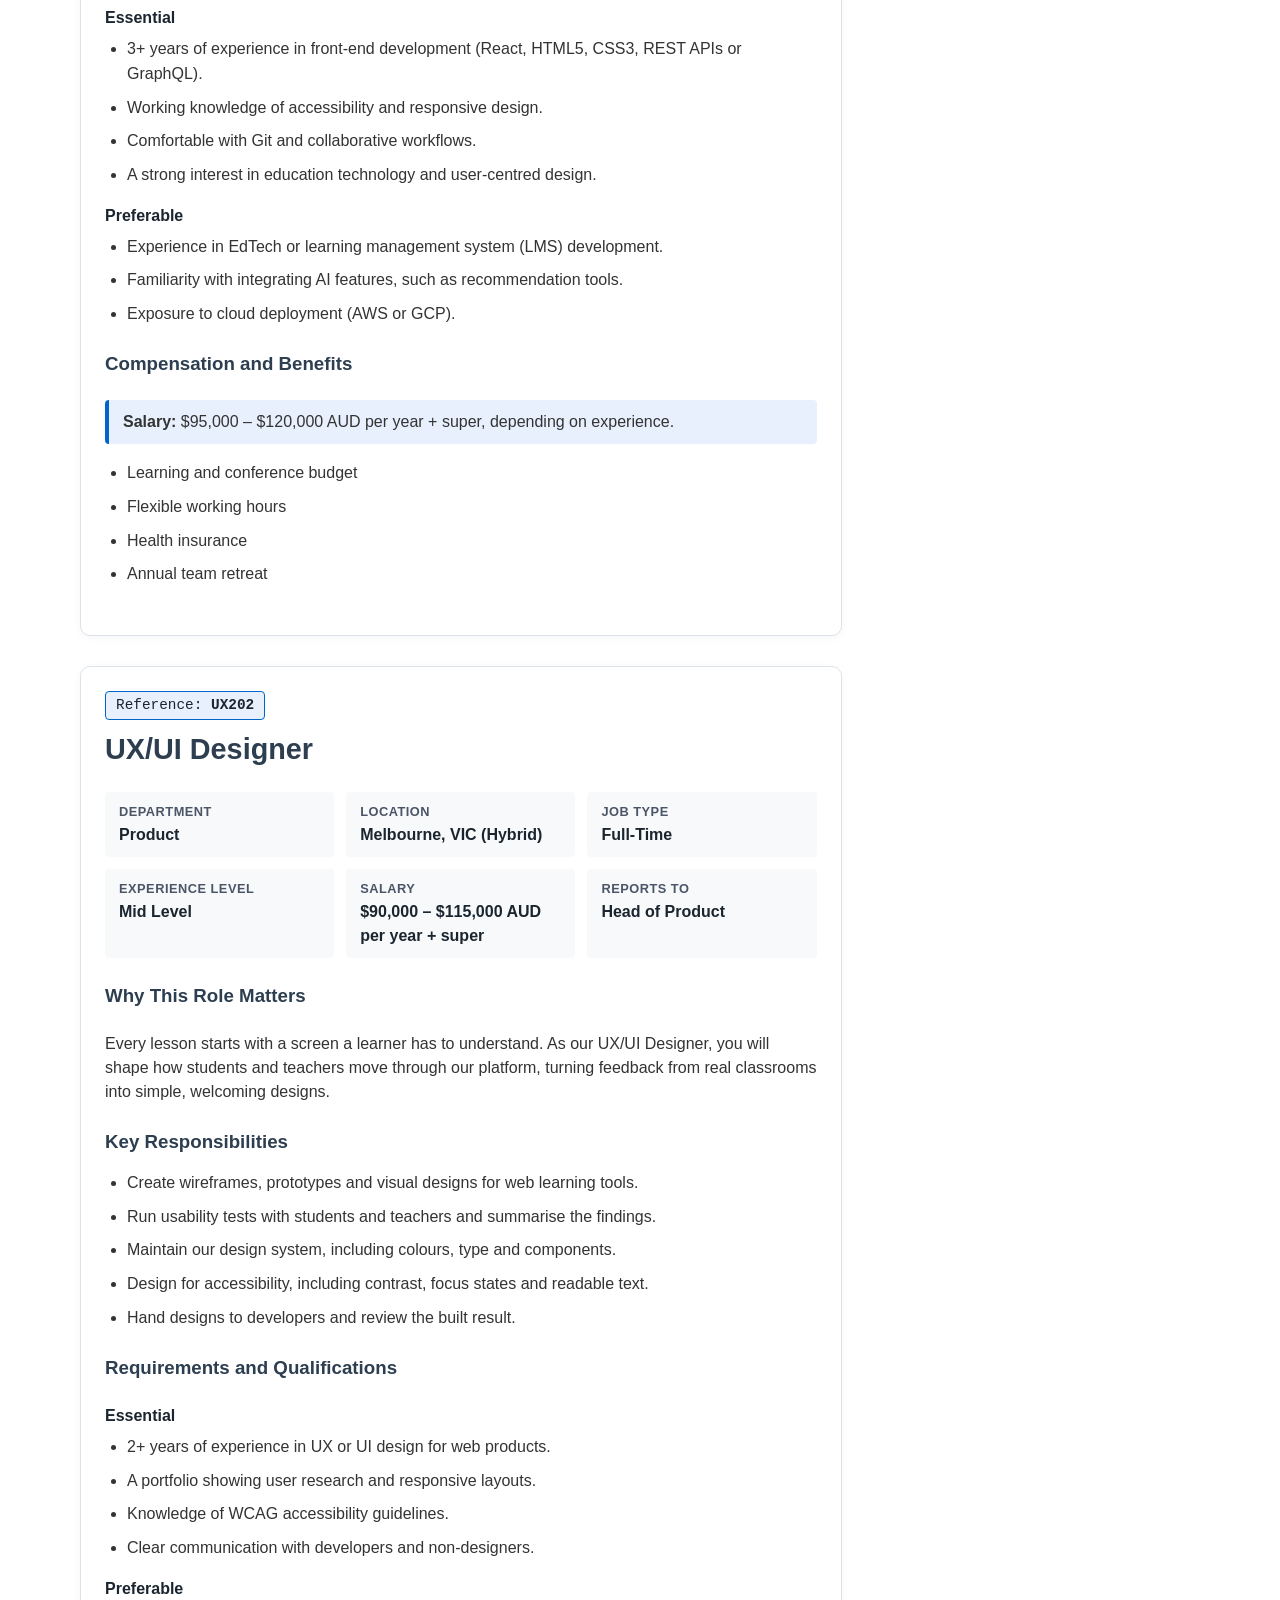
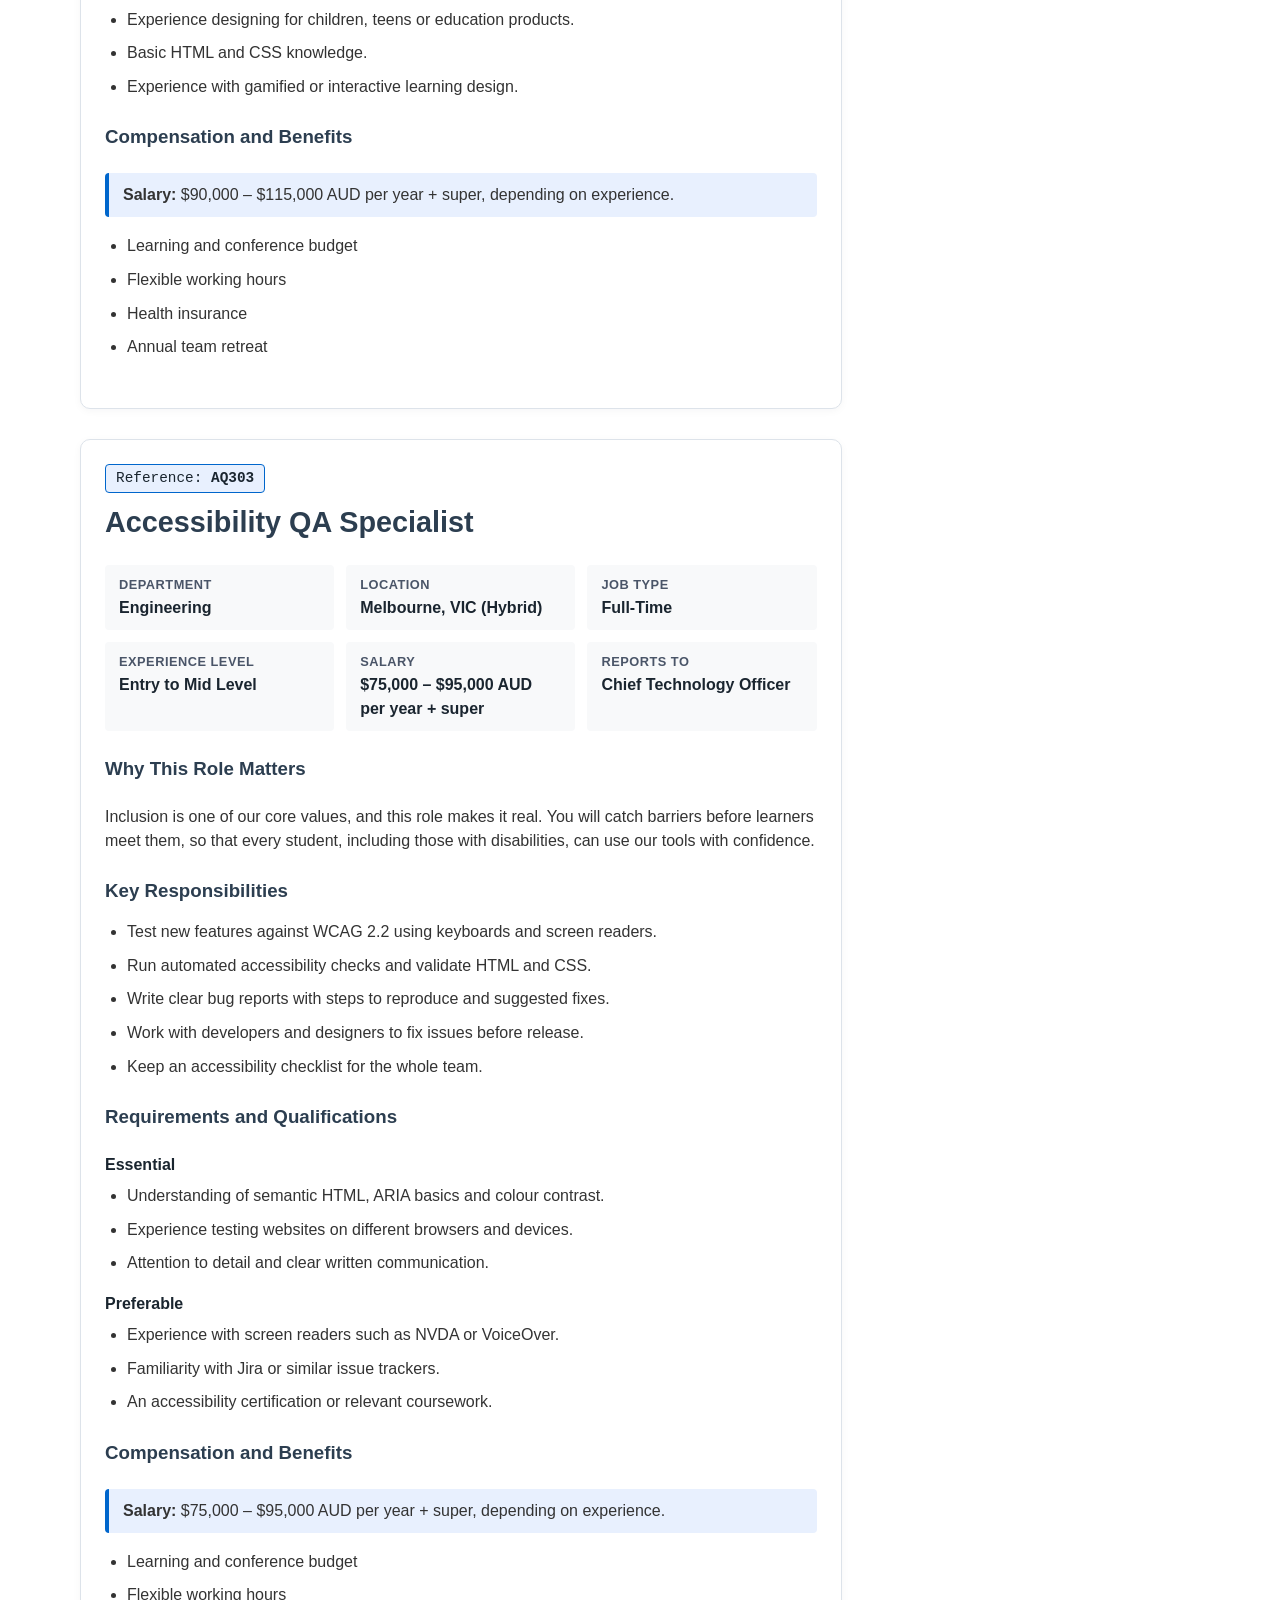
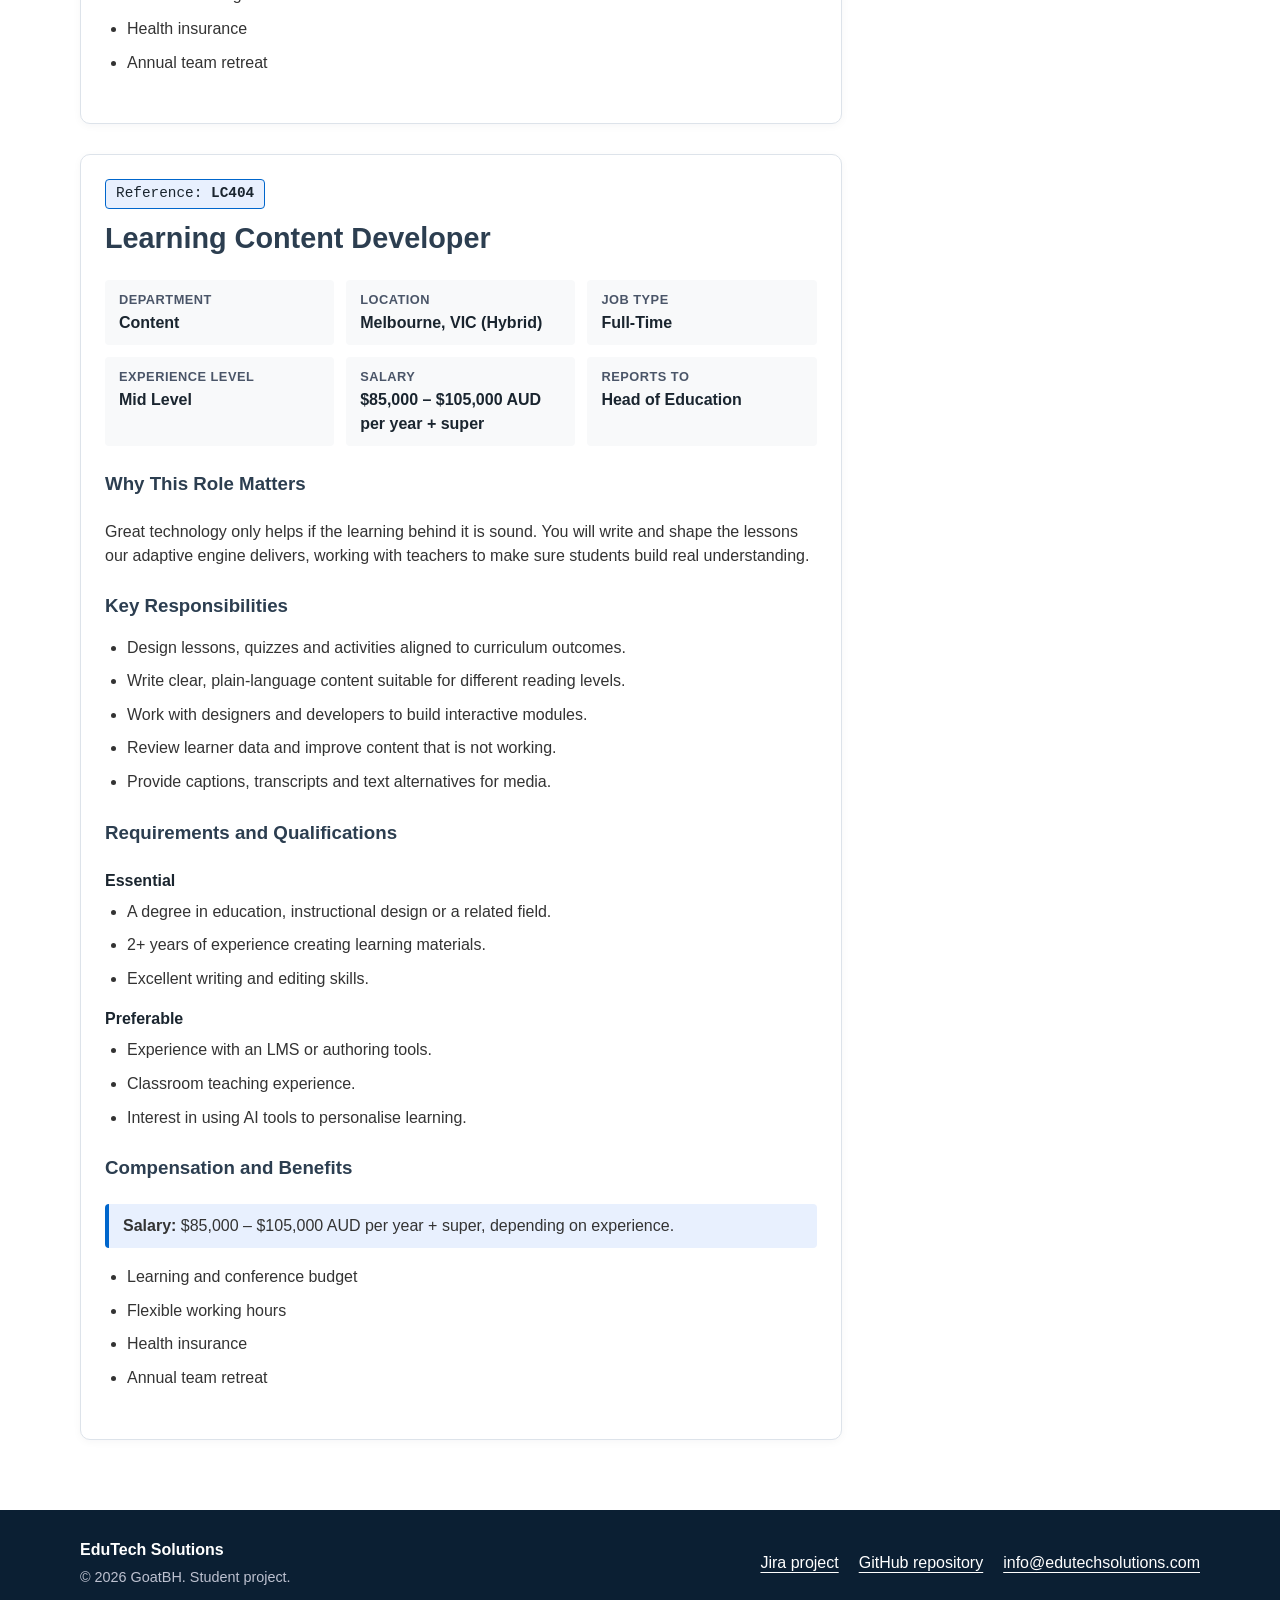
<file: jobs.html>
<!DOCTYPE html>
<html lang="en">
<head>
    <meta charset="UTF-8">
    <meta name="viewport" content="width=device-width, initial-scale=1.0">
    <meta name="keywords" content="EdTech, jobs, careers, front-end developer, UX designer, accessibility, instructional design">
    <meta name="author" content="GoatBH - Phuong Nguyen">
    <meta name="description" content="Open positions at EduTech Solutions: front-end developer, UX/UI designer, accessibility QA specialist and learning content developer.">
    <title>Jobs | EduTech Solutions</title>
    <!-- Favicon-->
    <link rel="icon" type="image/svg+xml" href="images/favicon.svg?v=2">
    <link rel="icon" type="image/x-icon" href="images/favicon.ico?v=2">
    <!-- Shared external stylesheets used by every page -->
    <link rel="stylesheet" href="css/styles.css">
    <link rel="stylesheet" href="css/layout.css">
    <link rel="stylesheet" href="css/dl.css">

    <style>
        .role-nav h2 { letter-spacing: 0.01em; }
    </style>
</head>
<body>

    <a class="skip-link" href="#main-content">Skip to main content</a>

    <!-- ===== Header & Navigation (same as index.html) ===== -->
    <header class="site-header">
        <nav class="nav container" aria-label="Main navigation">
            <a class="logo" href="index.html" aria-label="EduTech Solutions home">
                <img class="logo-mark" src="images/favicon.svg" alt="" width="40" height="40">
                <span>EduTech Solutions</span>
            </a>

            <ul class="nav-links">
                <li><a href="index.html">Home</a></li>
                <li><a class="active" href="jobs.html" aria-current="page">Jobs</a></li>
                <li><a href="apply.html">Apply</a></li>
                <li><a href="about.html">About</a></li>
            </ul>
        </nav>
    </header>

    <main id="main-content">

        <!-- --- Page banner --- -->
        <section class="page-banner" aria-labelledby="page-title">
            <p class="banner-tag">We're hiring</p>
            <!-- Required inline CSS example -->
            <h1 id="page-title" style="letter-spacing: 0.01em;">Open Positions</h1>
            <p class="banner-text">Join a hybrid team in Melbourne building accessible, AI-powered learning tools. Quote
                the reference number of your role on the application form.</p>

            <ul class="quick-facts">
                <li><strong>4</strong> open roles</li>
                <li><strong>Hybrid</strong> Melbourne, VIC</li>
                <li><strong>Full-time</strong> positions</li>
                <li><strong>Learning</strong> budget for all</li>
            </ul>
        </section>

        <!-- --- Role cards (jump links) --- -->
        <nav class="role-nav" aria-labelledby="roles-title">
            <h2 id="roles-title">Browse Roles</h2>
            <ul class="role-cards">

                <li class="role-card">
                    <span class="role-ref">WD101</span>
                    <h3>Front-End Developer</h3>
                    <p class="role-tags"><span>Engineering</span><span>Mid-Senior</span></p>
                    <a href="#WD101">View role details</a>
                </li>

                <li class="role-card">
                    <span class="role-ref">UX202</span>
                    <h3>UX/UI Designer</h3>
                    <p class="role-tags"><span>Product</span><span>Mid</span></p>
                    <a href="#UX202">View role details</a>
                </li>

                <li class="role-card">
                    <span class="role-ref">AQ303</span>
                    <h3>Accessibility QA Specialist</h3>
                    <p class="role-tags"><span>Engineering</span><span>Entry-Mid</span></p>
                    <a href="#AQ303">View role details</a>
                </li>

                <li class="role-card">
                    <span class="role-ref">LC404</span>
                    <h3>Learning Content Developer</h3>
                    <p class="role-tags"><span>Content</span><span>Mid</span></p>
                    <a href="#LC404">View role details</a>
                </li>

            </ul>
        </nav>

        <div class="jobs-list">

            <!-- ===== Job 1: Front-End Developer ===== -->
            <section class="job-container" id="WD101" aria-labelledby="job-wd101-title">
                <header class="job-header">
                    <p class="job-ref">Reference: <strong>WD101</strong></p>
                    <h2 id="job-wd101-title">Front-End Developer</h2>
                    <dl class="job-meta">
                        <div class="meta-item"><dt>Department</dt><dd>Engineering</dd></div>
                        <div class="meta-item"><dt>Location</dt><dd>Melbourne, VIC (Hybrid)</dd></div>
                        <div class="meta-item"><dt>Job Type</dt><dd>Full-Time</dd></div>
                        <div class="meta-item"><dt>Experience Level</dt><dd>Mid-Senior Level</dd></div>
                        <div class="meta-item"><dt>Salary</dt><dd>$95,000 – $120,000 AUD per year + super</dd></div>
                        <div class="meta-item"><dt>Reports To</dt><dd>Head of Product</dd></div>
                    </dl>
                </header>

                <section class="job-section" aria-labelledby="wd101-why">
                    <h3 id="wd101-why">Why This Role Matters</h3>
                    <p>As a Front-End Developer, you will build the interfaces behind our adaptive learning platform, shaping how thousands of students learn math and science every day. Your work will make our tools faster, clearer and accessible to learners on any device.</p>
                </section>

                <section class="job-section" aria-labelledby="wd101-resp">
                    <h3 id="wd101-resp">Key Responsibilities</h3>
                    <ul>
                        <li>Build and maintain responsive React web applications for our learning platform.</li>
                        <li>Work with UI/UX and instructional designers to create interactive learning modules.</li>
                        <li>Optimise performance for mobile devices and low-bandwidth connections.</li>
                        <li>Make sure every feature meets accessibility standards (WCAG).</li>
                        <li>Take part in code reviews, sprint planning and agile ceremonies.</li>
                        <li>Test features with real teachers and students and act on their feedback.</li>
                    </ul>
                </section>

                <section class="job-section" aria-labelledby="wd101-req">
                    <h3 id="wd101-req">Requirements and Qualifications</h3>
                    <h4>Essential</h4>
                    <ul>
                        <li>3+ years of experience in front-end development (React, HTML5, CSS3, REST APIs or GraphQL).</li>
                        <li>Working knowledge of accessibility and responsive design.</li>
                        <li>Comfortable with Git and collaborative workflows.</li>
                        <li>A strong interest in education technology and user-centred design.</li>
                    </ul>
                    <h4>Preferable</h4>
                    <ul>
                        <li>Experience in EdTech or learning management system (LMS) development.</li>
                        <li>Familiarity with integrating AI features, such as recommendation tools.</li>
                        <li>Exposure to cloud deployment (AWS or GCP).</li>
                    </ul>
                </section>

                <section class="job-section" aria-labelledby="wd101-pay">
                    <h3 id="wd101-pay">Compensation and Benefits</h3>
                    <p class="salary-line"><strong>Salary:</strong> $95,000 – $120,000 AUD per year + super, depending on experience.</p>
                    <ul>
                        <li>Learning and conference budget</li>
                        <li>Flexible working hours</li>
                        <li>Health insurance</li>
                        <li>Annual team retreat</li>
                    </ul>
                </section>
            </section>

            <!-- ===== Job 2: UX/UI Designer ===== -->
            <section class="job-container" id="UX202" aria-labelledby="job-ux202-title">
                <header class="job-header">
                    <p class="job-ref">Reference: <strong>UX202</strong></p>
                    <h2 id="job-ux202-title">UX/UI Designer</h2>
                    <dl class="job-meta">
                        <div class="meta-item"><dt>Department</dt><dd>Product</dd></div>
                        <div class="meta-item"><dt>Location</dt><dd>Melbourne, VIC (Hybrid)</dd></div>
                        <div class="meta-item"><dt>Job Type</dt><dd>Full-Time</dd></div>
                        <div class="meta-item"><dt>Experience Level</dt><dd>Mid Level</dd></div>
                        <div class="meta-item"><dt>Salary</dt><dd>$90,000 – $115,000 AUD per year + super</dd></div>
                        <div class="meta-item"><dt>Reports To</dt><dd>Head of Product</dd></div>
                    </dl>
                </header>

                <section class="job-section" aria-labelledby="ux202-why">
                    <h3 id="ux202-why">Why This Role Matters</h3>
                    <p>Every lesson starts with a screen a learner has to understand. As our UX/UI Designer, you will shape how students and teachers move through our platform, turning feedback from real classrooms into simple, welcoming designs.</p>
                </section>

                <section class="job-section" aria-labelledby="ux202-resp">
                    <h3 id="ux202-resp">Key Responsibilities</h3>
                    <ul>
                        <li>Create wireframes, prototypes and visual designs for web learning tools.</li>
                        <li>Run usability tests with students and teachers and summarise the findings.</li>
                        <li>Maintain our design system, including colours, type and components.</li>
                        <li>Design for accessibility, including contrast, focus states and readable text.</li>
                        <li>Hand designs to developers and review the built result.</li>
                    </ul>
                </section>

                <section class="job-section" aria-labelledby="ux202-req">
                    <h3 id="ux202-req">Requirements and Qualifications</h3>
                    <h4>Essential</h4>
                    <ul>
                        <li>2+ years of experience in UX or UI design for web products.</li>
                        <li>A portfolio showing user research and responsive layouts.</li>
                        <li>Knowledge of WCAG accessibility guidelines.</li>
                        <li>Clear communication with developers and non-designers.</li>
                    </ul>
                    <h4>Preferable</h4>
                    <ul>
                        <li>Experience designing for children, teens or education products.</li>
                        <li>Basic HTML and CSS knowledge.</li>
                        <li>Experience with gamified or interactive learning design.</li>
                    </ul>
                </section>

                <section class="job-section" aria-labelledby="ux202-pay">
                    <h3 id="ux202-pay">Compensation and Benefits</h3>
                    <p class="salary-line"><strong>Salary:</strong> $90,000 – $115,000 AUD per year + super, depending on experience.</p>
                    <ul>
                        <li>Learning and conference budget</li>
                        <li>Flexible working hours</li>
                        <li>Health insurance</li>
                        <li>Annual team retreat</li>
                    </ul>
                </section>
            </section>

            <!-- ===== Job 3: Accessibility QA Specialist ===== -->
            <section class="job-container" id="AQ303" aria-labelledby="job-aq303-title">
                <header class="job-header">
                    <p class="job-ref">Reference: <strong>AQ303</strong></p>
                    <h2 id="job-aq303-title">Accessibility QA Specialist</h2>
                    <dl class="job-meta">
                        <div class="meta-item"><dt>Department</dt><dd>Engineering</dd></div>
                        <div class="meta-item"><dt>Location</dt><dd>Melbourne, VIC (Hybrid)</dd></div>
                        <div class="meta-item"><dt>Job Type</dt><dd>Full-Time</dd></div>
                        <div class="meta-item"><dt>Experience Level</dt><dd>Entry to Mid Level</dd></div>
                        <div class="meta-item"><dt>Salary</dt><dd>$75,000 – $95,000 AUD per year + super</dd></div>
                        <div class="meta-item"><dt>Reports To</dt><dd>Chief Technology Officer</dd></div>
                    </dl>
                </header>

                <section class="job-section" aria-labelledby="aq303-why">
                    <h3 id="aq303-why">Why This Role Matters</h3>
                    <p>Inclusion is one of our core values, and this role makes it real. You will catch barriers before learners meet them, so that every student, including those with disabilities, can use our tools with confidence.</p>
                </section>

                <section class="job-section" aria-labelledby="aq303-resp">
                    <h3 id="aq303-resp">Key Responsibilities</h3>
                    <ul>
                        <li>Test new features against WCAG 2.2 using keyboards and screen readers.</li>
                        <li>Run automated accessibility checks and validate HTML and CSS.</li>
                        <li>Write clear bug reports with steps to reproduce and suggested fixes.</li>
                        <li>Work with developers and designers to fix issues before release.</li>
                        <li>Keep an accessibility checklist for the whole team.</li>
                    </ul>
                </section>

                <section class="job-section" aria-labelledby="aq303-req">
                    <h3 id="aq303-req">Requirements and Qualifications</h3>
                    <h4>Essential</h4>
                    <ul>
                        <li>Understanding of semantic HTML, ARIA basics and colour contrast.</li>
                        <li>Experience testing websites on different browsers and devices.</li>
                        <li>Attention to detail and clear written communication.</li>
                    </ul>
                    <h4>Preferable</h4>
                    <ul>
                        <li>Experience with screen readers such as NVDA or VoiceOver.</li>
                        <li>Familiarity with Jira or similar issue trackers.</li>
                        <li>An accessibility certification or relevant coursework.</li>
                    </ul>
                </section>

                <section class="job-section" aria-labelledby="aq303-pay">
                    <h3 id="aq303-pay">Compensation and Benefits</h3>
                    <p class="salary-line"><strong>Salary:</strong> $75,000 – $95,000 AUD per year + super, depending on experience.</p>
                    <ul>
                        <li>Learning and conference budget</li>
                        <li>Flexible working hours</li>
                        <li>Health insurance</li>
                        <li>Annual team retreat</li>
                    </ul>
                </section>
            </section>

            <!-- ===== Job 4: Learning Content Developer ===== -->
            <section class="job-container" id="LC404" aria-labelledby="job-lc404-title">
                <header class="job-header">
                    <p class="job-ref">Reference: <strong>LC404</strong></p>
                    <h2 id="job-lc404-title">Learning Content Developer</h2>
                    <dl class="job-meta">
                        <div class="meta-item"><dt>Department</dt><dd>Content</dd></div>
                        <div class="meta-item"><dt>Location</dt><dd>Melbourne, VIC (Hybrid)</dd></div>
                        <div class="meta-item"><dt>Job Type</dt><dd>Full-Time</dd></div>
                        <div class="meta-item"><dt>Experience Level</dt><dd>Mid Level</dd></div>
                        <div class="meta-item"><dt>Salary</dt><dd>$85,000 – $105,000 AUD per year + super</dd></div>
                        <div class="meta-item"><dt>Reports To</dt><dd>Head of Education</dd></div>
                    </dl>
                </header>

                <section class="job-section" aria-labelledby="lc404-why">
                    <h3 id="lc404-why">Why This Role Matters</h3>
                    <p>Great technology only helps if the learning behind it is sound. You will write and shape the lessons our adaptive engine delivers, working with teachers to make sure students build real understanding.</p>
                </section>

                <section class="job-section" aria-labelledby="lc404-resp">
                    <h3 id="lc404-resp">Key Responsibilities</h3>
                    <ul>
                        <li>Design lessons, quizzes and activities aligned to curriculum outcomes.</li>
                        <li>Write clear, plain-language content suitable for different reading levels.</li>
                        <li>Work with designers and developers to build interactive modules.</li>
                        <li>Review learner data and improve content that is not working.</li>
                        <li>Provide captions, transcripts and text alternatives for media.</li>
                    </ul>
                </section>

                <section class="job-section" aria-labelledby="lc404-req">
                    <h3 id="lc404-req">Requirements and Qualifications</h3>
                    <h4>Essential</h4>
                    <ul>
                        <li>A degree in education, instructional design or a related field.</li>
                        <li>2+ years of experience creating learning materials.</li>
                        <li>Excellent writing and editing skills.</li>
                    </ul>
                    <h4>Preferable</h4>
                    <ul>
                        <li>Experience with an LMS or authoring tools.</li>
                        <li>Classroom teaching experience.</li>
                        <li>Interest in using AI tools to personalise learning.</li>
                    </ul>
                </section>

                <section class="job-section" aria-labelledby="lc404-pay">
                    <h3 id="lc404-pay">Compensation and Benefits</h3>
                    <p class="salary-line"><strong>Salary:</strong> $85,000 – $105,000 AUD per year + super, depending on experience.</p>
                    <ul>
                        <li>Learning and conference budget</li>
                        <li>Flexible working hours</li>
                        <li>Health insurance</li>
                        <li>Annual team retreat</li>
                    </ul>
                </section>
            </section>

        </div><!-- end jobs-list -->

        <!-- ===== Sticky sidebar (aside: floated right, 25% width, see layout.css) ===== -->
        <aside class="sidebar-aside" aria-labelledby="aside-title">
            <h2 id="aside-title">Ready to apply?</h2>
            <a class="apply-btn apply-btn-large" href="apply.html">Apply Now</a>

            <h3>How to apply</h3>
            <ol class="apply-steps">
                <li>Note the reference number of your role.</li>
                <li>Open the application form.</li>
                <li>Enter the reference number and your details.</li>
            </ol>

            <h3>Share this page</h3>
            <ul class="share-list">
                <li>
                    <a href="https://www.linkedin.com/sharing/share-offsite/?url=https%3A%2F%2Fnguyenpham023.github.io%2FGoatBH-WebProject%2Fjobs.html" target="_blank" rel="noopener noreferrer">
                        <svg viewBox="0 0 24 24" aria-hidden="true" focusable="false"><circle cx="18" cy="5" r="3"/><circle cx="6" cy="12" r="3"/><circle cx="18" cy="19" r="3"/><path d="M8.6 13.5l6.8 4M15.4 6.5l-6.8 4"/></svg>
                        Share on LinkedIn<span class="visually-hidden"> (opens in a new tab)</span>
                    </a>
                </li>
                <li>
                    <a href="https://twitter.com/intent/tweet?text=Open%20roles%20at%20EduTech%20Solutions&amp;url=https%3A%2F%2Fnguyenpham023.github.io%2FGoatBH-WebProject%2Fjobs.html" target="_blank" rel="noopener noreferrer">
                        <svg viewBox="0 0 24 24" aria-hidden="true" focusable="false"><circle cx="18" cy="5" r="3"/><circle cx="6" cy="12" r="3"/><circle cx="18" cy="19" r="3"/><path d="M8.6 13.5l6.8 4M15.4 6.5l-6.8 4"/></svg>
                        Share on X<span class="visually-hidden"> (opens in a new tab)</span>
                    </a>
                </li>
                <li>
                    <a href="mailto:?subject=Open%20roles%20at%20EduTech%20Solutions&amp;body=Have%20a%20look%3A%20https%3A%2F%2Fnguyenpham023.github.io%2FGoatBH-WebProject%2Fjobs.html">
                        <svg viewBox="0 0 24 24" aria-hidden="true" focusable="false"><rect x="3" y="5" width="18" height="14" rx="2"/><path d="M3 7l9 6 9-6"/></svg>
                        Share by email
                    </a>
                </li>
            </ul>
        </aside>

    </main>

    <footer class="site-footer">
        <div class="container footer-content">
            <div>
                <strong>EduTech Solutions</strong>
                <p>&copy; 2026 GoatBH. Student project.</p>
            </div>

            <ul class="footer-links">
                <li><a href="https://student-team-goatbh.atlassian.net/?continue=https%3A%2F%2Fstudent-team-goatbh.atlassian.net%2Fwelcome%2Fsoftware%3FprojectId%3D10000&amp;atlOrigin=eyJpIjoiYWYyNTkyMDQ2NWUyNDBlM2JhNmYyNjc4ZGVjYTE0MTEiLCJwIjoiamlyYS1zb2Z0d2FyZSJ9">Jira project</a></li>
                <li><a href="https://github.com/NguyenPham023/GoatBH-WebProject">GitHub repository</a></li>
                <li><a href="mailto:info@edutechsolutions.com">info@edutechsolutions.com</a></li>
            </ul>
        </div>
    </footer>

</body>
</html>
</file>
<file: css/styles.css>
/* =========================================================
   style.css — Global & Base Styles
   Universal rules, shared colour variables, base typography
   and default element styling for ALL pages.
   ========================================================= */

/* ===== Universal ===== */
*,
*::before,
*::after {
    box-sizing: border-box;
}

/* One font for the whole site (set once on body, inherited everywhere) */
body {
    margin: 0;
    font-family: 'Segoe UI', Tahoma, Geneva, Verdana, sans-serif;
    line-height: 1.5;
    color: #333333;
}

/* Form controls don't inherit the font by default, so force it */
button,
input,
select,
textarea {
    font: inherit;
}

/* Images never overflow their container */
img {
    max-width: 100%;
    height: auto;
}

/* Visible keyboard focus on every interactive element */
a:focus-visible,
button:focus-visible,
input:focus-visible,
select:focus-visible,
textarea:focus-visible {
    outline: 3px solid var(--site-blue);
    outline-offset: 3px;
}

/* Respect users who turn off animations */
@media (prefers-reduced-motion: reduce) {
    *,
    *::before,
    *::after {
        transition: none !important;
        animation: none !important;
        scroll-behavior: auto !important;
    }
}

/* ==================================================
   Shared colour variables
   ================================================== */

:root {
    /* Homepage palette (softened to match Jobs / About / Apply).
       Names are kept so existing rules still work. */
    --navy: #0b1f33;      /* was #10162f — same navy as the Jobs banner */
    --purple: #0066cc;    /* was #3a10e5 — calmer blue accent */
    --cream: #f4f7fb;     /* was #fff0e5 — soft blue-grey background */
    --yellow: #ffd166;    /* was #ffd400 — softer gold */
    --white: #ffffff;
    --grey: #4a5568;      /* was #565b6d — same secondary text as Jobs */
    --container: 1120px;

    /* Jobs / About / Apply palette (same colours used in dl.css) */
    --site-navy: #0b1f33;        /* .page-banner, .cta-section background */
    --site-heading: #2c3e50;     /* section headings, .apply-btn */
    --site-ink: #1a252f;         /* main dark text */
    --site-text: #4a5568;        /* secondary text */
    --site-blue: #0066cc;        /* accent: borders, focus, chips */
    --site-blue-dark: #0b4f9c;   /* links (.role-card a, .share-list a) */
    --site-blue-tint: #e8f0fe;   /* soft accent (.job-ref, .salary-line) */
    --site-gold: #ffd166;        /* .banner-tag, .hero-btn */
    --site-border: #dde3ea;      /* .role-card border */
    --site-soft: #f8f9fa;        /* .meta-item, .sidebar-aside */
    --site-navy-light: #1a3a5c;  /* banner / CTA gradient */
    --site-gold-light: #ffe08f;  /* gold button hover */
    --site-banner-text: #dbe4ee; /* light text on navy banners */
    --site-line: #bdc3c7;        /* .job-container border */
}

/* ==================================================
   Homepage: typography and accessibility
   ================================================== */

.home-page {
    color: var(--navy);
    background-color: var(--white);
}

.home-page img {
    display: block;
    max-width: 100%;
}

.home-page a {
    color: inherit;
}

.home-page h1,
.home-page h2,
.home-page h3,
.home-page p {
    margin-top: 0;
}

.home-page h1 {
    margin-bottom: 20px;
    font-size: clamp(2.4rem, 5vw, 3.6rem);
    line-height: 1.1;
    letter-spacing: -0.02em;
}

.home-page h2 {
    margin-bottom: 14px;
    font-size: clamp(1.8rem, 3.5vw, 2.4rem);
    line-height: 1.2;
    color: var(--site-heading);
}

.home-page .cta h2 {
    color: var(--white);
}

.home-page a:focus-visible,
.home-page button:focus-visible,
.home-page input:focus-visible {
    outline: 3px solid var(--yellow);
    outline-offset: 3px;
}

/* Skip link: hidden until focused with the keyboard (all pages) */
.skip-link {
    position: absolute;
    top: -60px;
    left: 16px;
    z-index: 100;
    padding: 10px 14px;
    color: var(--white);
    background-color: var(--navy);
}

.skip-link:focus {
    top: 12px;
}

.home-page .eyebrow {
    margin: 0 0 10px;
    color: var(--purple);
    font-size: 0.8rem;
    font-weight: bold;
    letter-spacing: 0.1em;
    text-transform: uppercase;
}

.home-page .hero-content > p:not(.eyebrow) {
    max-width: 58ch;
    color: #34394d;
    font-size: 1.1rem;
}

.home-page .section-heading > p:not(.eyebrow) {
    color: var(--grey);
    font-size: 1.05rem;
}

/* ==================================================
   Apply page: base styles
   Scoped to <body class="apply-page">; uses the same
   --site-* colours as the Jobs page so both match.
   ================================================== */

.apply-page {
    --ap-navy: var(--site-navy);
    --ap-heading: var(--site-heading);
    --ap-ink: var(--site-ink);
    --ap-text: var(--site-text);
    --ap-blue: var(--site-blue);
    --ap-blue-dark: var(--site-blue-dark);
    --ap-blue-tint: var(--site-blue-tint);
    --ap-yellow: var(--site-gold);
    --ap-border: var(--site-border);
    --ap-soft: var(--site-soft);
    --ap-invalid: #c62828;
    --ap-transition: 0.2s ease;
}

.apply-page .form-card {
    line-height: 1.5;
    color: var(--ap-ink);
}

.apply-page .form-card p {
    margin: 0 0 1rem;
}

.apply-page .form-card a {
    color: var(--ap-blue-dark);
    font-weight: 600;
}

.apply-page .form-card input,
.apply-page .form-card select,
.apply-page .form-card textarea {
    color: inherit;
}

.apply-page .form-card fieldset {
    margin: 0;
    padding: 0;
    border: 0;
    min-width: 0;
}

.apply-page .form-card legend {
    padding: 0;
}
</file>
<file: css/layout.css>
/* =========================================================
   layout.css — Page Layout & Structural Floats
   Major page structure only: containers, grid/flex, floats,
   sidebars and responsive breakpoints.
   ========================================================= */

/* Clearfix: <main> always contains floated children */
main::after {
    content: "";
    display: table;
    clear: both;
}

/* ===== Layout: hero ===== */
.hero {
    padding: 80px 20px;
}

.hero-inner {
    max-width: 1100px;
    margin: 0 auto;
    display: flex;
    align-items: center;
    gap: 40px;
    flex-wrap: wrap;
    /* stacks on small screens */
}

.hero-text {
    flex: 1 1 320px;
}

.hero-visual {
    flex: 1 1 320px;
    margin: 0;
}

@media (max-width: 600px) {
    .hero {
        padding: 48px 16px;
    }
}

/* ===== Layout: core values ===== */
.values-section {
    padding: 60px 20px;
}

.values-container {
    max-width: 1100px;
    margin: 0 auto;
}

.values-grid {
    list-style: none;
    padding: 0;
    margin: 30px 0 0;
    display: grid;
    grid-template-columns: repeat(4, 1fr);
    gap: 24px;
}

@media (max-width: 992px) {
    .values-grid {
        grid-template-columns: repeat(2, 1fr);
    }
}

@media (max-width: 560px) {
    .values-grid {
        grid-template-columns: 1fr;
    }
}

/* ===== Layout: story & vision =====
   (moved here from dl.css so the grid is only defined once) */
.story-section {
    padding: 88px 20px;
}

.story-container {
    max-width: var(--container);
    margin: 0 auto;
    display: grid;
    grid-template-columns: 1fr 1fr;
    /* visuals | text side by side */
    gap: 4rem;
    align-items: center;
}

/* The section heading spans both columns */
.story-container h2 {
    grid-column: 1 / -1;
}

.story-visuals {
    position: relative;
    width: 100%;
}

.image-collage {
    display: grid;
    grid-template-columns: 1fr 1.2fr;
    gap: 1.25rem;
    width: 100%;
    align-items: center;
}

.img-main {
    grid-column: 2;
    grid-row: 1 / span 2;
    height: 372px;
}

.story-content {
    display: grid;
}

@media (max-width: 768px) {
    .story-section {
        padding: 60px 20px;
    }

    .story-container {
        grid-template-columns: 1fr;
        gap: 2.5rem;
    }

    .img-top,
    .img-bottom {
        height: 150px;
    }

    .img-main {
        height: 250px;
    }
}

/* ===== Layout: team fun facts table (About) ===== */
@media (max-width: 600px) {
    /* Let the table fit a phone screen instead of overflowing */
    .fun-facts-section .content-table {
        min-width: 0;
        font-size: 0.85em;
    }

    .fun-facts-section .content-table th,
    .fun-facts-section .content-table td {
        padding: 10px 8px;
    }
}

/* ===== Layout: job boxes =====
   (column widths for the jobs list and sidebar are in
    the JOBS PAGE LAYOUT section further down) */
.job-container {
    box-sizing: border-box;
    width: 100%;
    margin-bottom: 30px;
    padding: 24px;
    border: 1px solid var(--site-border);
    border-radius: 10px;
    background-color: var(--white);
    box-shadow: 0 2px 8px rgba(11, 31, 51, 0.04);
}

/* ===== Layout: job header ===== */
.job-header {
    margin-bottom: 24px;
}

.job-meta {
    display: grid;
    grid-template-columns: repeat(3, 1fr);
    /* 3 per row on desktop */
    gap: 12px;
    margin: 20px 0 24px;
}

@media (max-width: 768px) {
    .job-meta {
        grid-template-columns: repeat(2, 1fr);
    }
}

@media (max-width: 480px) {
    .job-meta {
        grid-template-columns: 1fr;
    }
}

/* ===== Layout: call to action ===== */
.cta-section {
    padding: 70px 20px;
}

.cta-container {
    max-width: 800px;
    margin: 0 auto;
    text-align: center;
}

.cta-buttons {
    display: flex;
    justify-content: center;
    gap: 16px;
    flex-wrap: wrap;
    /* buttons stack on narrow screens */
    margin-top: 28px;
}

/* =========================================================
   ===== HOME PAGE LAYOUT =====
   (scoped to <body class="home-page">)
   ========================================================= */

/* Even vertical rhythm for every home section */
.home-page .section,
.home-page .search-section,
.home-page .acknowledgement,
.home-page .cta {
    padding: 72px 0;
}

.home-page .hero {
    padding: 72px 0 80px;
}

/* Hero: text | image */
.home-page .hero-grid {
    display: grid;
    grid-template-columns: 1.05fr 1fr;
    align-items: center;
    gap: 56px;
}

.home-page .hero-actions {
    display: flex;
    flex-wrap: wrap;
    gap: 14px;
    margin-top: 28px;
}

/* Search: heading | form inside one card */
.home-page .search-section {
    padding: 0;
    transform: translateY(-36px);
    margin-bottom: -36px;
}

.home-page .search-box {
    display: grid;
    grid-template-columns: 1fr;   /* heading on top, search bar below */
    gap: 24px;
    padding: 36px 40px;
}

/* Heading (left) and a short "open roles" note (right) */
.home-page .search-head {
    display: flex;
    align-items: flex-end;
    justify-content: space-between;
    flex-wrap: wrap;
    gap: 8px 24px;
}

.home-page .search-row {
    display: flex;
    gap: 12px;
}

.home-page .search-row input {
    flex: 1;
    min-width: 0;
}

/* Popular searches: label + a row of links that wraps */
.home-page .quick-search {
    display: flex;
    flex-wrap: wrap;
    align-items: center;
    gap: 10px 12px;
    margin-top: 16px;
}

.home-page .quick-search-links {
    display: flex;
    flex-wrap: wrap;
    gap: 8px;
    margin: 0;
    padding: 0;
    list-style: none;
}

/* Section headings */
.home-page .section-heading {
    max-width: 640px;
    margin-bottom: 40px;
}

.home-page .voices-heading {
    max-width: 640px;
    margin: 0 auto 40px;
}

/* Card grids */
.home-page .benefit-grid,
.home-page .voices-grid {
    display: grid;
    grid-template-columns: repeat(3, minmax(0, 1fr));
    gap: 28px;
}

/* Table scrolls sideways on small screens instead of overflowing */
.home-page .table-wrapper {
    overflow-x: auto;
}

/* Acknowledgement: text block with an ochre accent line
   (the border colour is in the embedded <style> of index.html) */
.home-page .home-callout {
    padding-left: 28px;
}

/* Acknowledgement: one split panel, navy title (left) | content (right) */
.home-page .ack-panel {
    display: grid;
    grid-template-columns: 5fr 8fr;
    overflow: hidden;   /* keeps the navy side inside the rounded corners */
}

.home-page .ack-side {
    display: flex;
    flex-direction: column;
    justify-content: center;
    padding: 48px 40px;
}

.home-page .ack-body {
    padding: 44px 48px;
}

/* Commitments: a list of rows, icon | text */
.home-page .ack-commitments {
    margin: 0;
    padding: 0;
    list-style: none;
}

.home-page .ack-item {
    display: grid;
    grid-template-columns: 44px 1fr;
    align-items: start;
    gap: 16px;
    padding: 16px 0;
}

@media (max-width: 900px) {
    .home-page .ack-panel {
        grid-template-columns: 1fr;
    }

    .home-page .ack-side {
        padding: 36px 28px;
    }

    .home-page .ack-body {
        padding: 32px 28px;
    }
}

/* Call to action: text | button */
.home-page .cta-content {
    display: flex;
    align-items: center;
    justify-content: space-between;
    flex-wrap: wrap;
    gap: 28px;
}


/* Footer on every page: text | links */
.site-footer .footer-content {
    display: flex;
    align-items: center;
    justify-content: space-between;
    flex-wrap: wrap;
    gap: 16px 32px;
}

@media (max-width: 900px) {
    .home-page .hero-grid,
    .home-page .search-box {
        grid-template-columns: 1fr;
    }

    .home-page .benefit-grid,
    .home-page .voices-grid {
        grid-template-columns: repeat(2, minmax(0, 1fr));
    }
}

@media (max-width: 600px) {
    .home-page .section,
    .home-page .acknowledgement,
    .home-page .cta {
        padding: 52px 0;
    }

    .home-page .hero {
        padding: 48px 0 64px;
    }

    .home-page .search-box {
        padding: 24px 20px;
    }

    .home-page .search-row {
        flex-direction: column;
    }

    .site-footer .footer-content {
        flex-direction: column;
        align-items: flex-start;
    }

    .home-page .benefit-grid,
    .home-page .voices-grid {
        grid-template-columns: 1fr;
    }
}

/* =========================================================
   ===== JOBS PAGE LAYOUT =====
   Lines content up with the header width (--container),
   without changing the HTML.
   ========================================================= */

/* Side space that matches .container: at least 20px,
   or whatever centres a 1120px column */
.page-banner,
.role-nav,
.jobs-list,
.sidebar-aside {
    --gutter: max(20px, calc((100% - var(--container)) / 2));
}

/* Banner: full-width background, content aligned to the header */
.page-banner {
    padding: 64px var(--gutter) 72px;
}

.page-banner h1,
.page-banner .banner-text {
    max-width: 720px;
}

/* Quick facts: a stats bar (value on top, label below),
   separated by thin dividers — information, not buttons */
.quick-facts {
    display: flex;
    flex-wrap: wrap;
    row-gap: 20px;
    margin: 36px 0 0;
    padding: 24px 0 0;
    list-style: none;
}

.quick-facts li {
    display: flex;
    flex-direction: column;
    gap: 2px;
    padding: 0 36px;
}

.quick-facts li:first-child {
    padding-left: 0;
}

@media (max-width: 600px) {
    /* 2 x 2 grid on phones */
    .quick-facts {
        display: grid;
        grid-template-columns: repeat(2, minmax(0, 1fr));
        gap: 20px 24px;
    }

    .quick-facts li,
    .quick-facts li:first-child {
        padding: 0 0 0 16px;
    }
}

/* Browse roles: 4 cards in a row */
.role-nav {
    padding: 48px var(--gutter) 16px;
}

.role-cards {
    display: grid;
    grid-template-columns: repeat(4, minmax(0, 1fr));
    gap: 20px;
    margin: 20px 0 0;
    padding: 0;
    list-style: none;
}

.role-tags {
    margin: 0;
}

/* Job list (left) + sticky sidebar (right), inside the same width */
.jobs-list {
    float: left;
    /* takes the space left after the 25% aside, both gutters and a 3% gap */
    width: calc(72% - 2 * var(--gutter));
    margin: 32px 0 40px var(--gutter);
    padding-left: 0;
}

.sidebar-aside {
    box-sizing: border-box;
    float: right;
    width: 25%;   /* assignment: aside is 25% wide */
    margin: 32px var(--gutter) 40px 0;
    padding: 20px;
    border: 1px solid var(--site-border);
    border-top: 4px solid var(--site-heading);
    border-radius: 10px;
    background-color: var(--site-soft);
    position: sticky;
    /* follows the reader while scrolling */
    top: 20px;
}

@media (max-width: 1000px) {
    .role-cards {
        grid-template-columns: repeat(2, minmax(0, 1fr));
    }
}

@media screen and (max-width: 768px) {
    .page-banner {
        padding: 48px var(--gutter) 56px;
    }

    .jobs-list,
    .sidebar-aside {
        float: none;
        width: auto;
        margin: 24px var(--gutter);
    }

    .sidebar-aside {
        position: static;
        /* sticky is unhelpful on phones */
    }
}

@media (max-width: 480px) {
    .role-cards {
        grid-template-columns: 1fr;
    }
}

/* =========================================================
   ===== SHARED HEADER & FOOTER (all pages) =====
   Same header/footer structure on Home, Jobs, About, Apply.
   ========================================================= */

/* Centred content width used by the header and footer */
.container {
    width: min(100% - 40px, var(--container));
    margin-inline: auto;
}

/* Header: logo on the left, links on the right */
.site-header .nav {
    display: flex;
    align-items: center;
    justify-content: space-between;
    flex-wrap: wrap;
    gap: 16px 32px;
    padding: 16px 0;
}

.logo {
    display: inline-flex;
    align-items: center;
    gap: 10px;
}

.nav-links {
    display: flex;
    flex-wrap: wrap;
    gap: 8px 28px;
    margin: 0;
    padding: 0;
}

/* Footer spacing (layout of its content is in the HOME PAGE section:
   .site-footer .footer-content). .footer-inner is kept for older markup. */
.site-footer {
    padding: 28px 0;
}

.footer-inner {
    display: flex;
    align-items: center;
    justify-content: space-between;
    flex-wrap: wrap;
    gap: 16px 32px;
}

.footer-links {
    display: flex;
    flex-wrap: wrap;
    gap: 8px 20px;
    margin: 0;
    padding: 0;
}

@media (max-width: 600px) {
    .site-header .nav {
        justify-content: center;
    }

    .nav-links {
        justify-content: center;
        gap: 8px 20px;
    }

    .footer-inner {
        flex-direction: column;
        text-align: center;
    }
}

/* =========================================================
   ===== APPLY PAGE =====
   Structure & grid for apply.html only (scoped to .apply-page),
   using the same widths and breakpoints as the pages above.
   ========================================================= */

/* Banner: same padding rhythm as .hero / .cta-section */
.apply-page .apply-banner {
    padding: 70px 20px 90px;
}

.apply-page .apply-banner-inner {
    max-width: 1000px;
    margin: 0 auto;
}

/* Form card: centred, overlapping the banner slightly */
.apply-page .form-card {
    box-sizing: border-box;
    position: relative;
    width: calc(100% - 40px);
    max-width: 1000px;
    margin: -40px auto 60px;
}

/* Form: sections stacked vertically */
.apply-page .app-form {
    display: flex;
    flex-direction: column;
    gap: 2.75rem;
}

/* Each section stacks its questions */
.apply-page .form-section {
    display: flex;
    flex-direction: column;
    gap: 2rem;
}

/* A question: label on top, then the input(s) */
.apply-page .q {
    display: flex;
    flex-direction: column;
    gap: 0.6rem;
}

/* Two equal columns (CSS Grid) */
.apply-page .row {
    display: grid;
    grid-template-columns: repeat(2, minmax(0, 1fr));
    gap: 1.25rem 40px;
    margin: 0;
}

/* Smaller gap for the State + Postcode pair */
.apply-page .row-tight {
    gap: 1.25rem;
}

/* Input with its sub-label underneath */
.apply-page .sub {
    display: flex;
    flex-direction: column;
    gap: 0.45rem;
}

/* Radio / checkbox options: 2-column grid */
.apply-page .options {
    display: grid;
    grid-template-columns: repeat(2, minmax(0, 1fr));
    gap: 0.85rem 40px;
}

/* Buttons row, same flex pattern as .cta-buttons */
.apply-page .form-actions {
    display: flex;
    justify-content: flex-end;
    align-items: center;
    flex-wrap: wrap;
    gap: 16px;
}

@media (max-width: 768px) {
    .apply-page .apply-banner {
        padding: 48px 16px 72px;
    }

    .apply-page .form-card {
        width: calc(100% - 32px);
    }

    .apply-page .row {
        grid-template-columns: 1fr;
    }

    /* Keep State + Postcode side by side even on phones */
    .apply-page .row-tight {
        grid-template-columns: repeat(2, minmax(0, 1fr));
    }
}

@media (max-width: 480px) {
    .apply-page .options {
        grid-template-columns: 1fr;
    }

    .apply-page .form-actions {
        flex-direction: column-reverse;
        align-items: stretch;
    }
}
</file>
<file: css/dl.css>
/*  Components: hero  */
.hero {
    /* CSS-only background graphic */
    background-color: var(--site-navy);
    background-image:
        radial-gradient(circle at 12% 20%, rgba(255, 255, 255, 0.05) 0, rgba(255, 255, 255, 0.05) 120px, transparent 121px),
        radial-gradient(circle at 88% 85%, rgba(0, 102, 204, 0.22) 0, rgba(0, 102, 204, 0.22) 180px, transparent 181px),
        linear-gradient(135deg, var(--site-navy-light) 0%, var(--site-navy) 100%);
    color: var(--white);
}

.hero-slogan {
    color: var(--site-gold);
    font-size: 1.1rem;
    margin: 0 0 8px;
}

.hero h1 {
    font-size: clamp(2rem, 5vw, 3.2rem);
    line-height: 1.15;
    margin: 0 0 16px;
}

.hero-mission {
    font-size: 1.15rem;
    line-height: 1.6;
    max-width: 55ch;
    margin: 0 0 28px;
}

.hero-btn {
    display: inline-block;
    background-color: var(--site-gold);
    color: var(--site-ink);
    padding: 12px 24px;
    border-radius: 6px;
    font-weight: bold;
    text-decoration: none;
}

.hero-btn:hover {
    background-color: var(--site-gold-light);
}

.hero-btn:focus-visible {
    outline: 3px solid var(--white);
    outline-offset: 3px;
}

.hero-visual img {
    display: block;
    width: 100%;
    height: auto;
    border: 0;
    border-radius: 12px;
    box-shadow: 0 18px 40px rgba(0, 0, 0, 0.3);
}

.hero-visual figcaption {
    margin-top: 8px;
    font-size: 0.9rem;
    color: var(--site-banner-text);
}

/*  Components: core values  */
.values-section h2 {
    text-align: center;
    font-size: 2.2rem;
    color: var(--site-heading);
    margin: 0 0 10px;
}

.values-intro {
    text-align: center;
    color: var(--site-text);
    max-width: 60ch;
    margin: 0 auto;
}

.value-card {
    background-color: var(--white);
    padding: 24px 20px;
    text-align: center;
    box-shadow: 0 4px 12px rgba(0, 0, 0, 0.06);
    transition: transform 0.2s ease, box-shadow 0.2s ease;
}

.value-card:hover {
    transform: translateY(-5px);
    box-shadow: 0 8px 20px rgba(0, 0, 0, 0.12);
}

.value-icon {
    width: 48px;
    height: 48px;
    padding: 12px;
    margin-bottom: 12px;
    color: var(--site-blue);
    /* SVG strokes use currentColor */
    background-color: var(--site-blue-tint);
    border-radius: 50%;
    fill: none;
    stroke: currentColor;
    stroke-width: 2;
    stroke-linecap: round;
    stroke-linejoin: round;
}

.value-card h3 {
    margin: 0 0 8px;
    font-size: 1.15rem;
    color: var(--site-ink);
}

.value-card p {
    margin: 0;
    font-size: 0.95rem;
    line-height: 1.6;
    color: var(--site-text);
}

/*  Components: story & vision  */
/* (grid, padding and column layout moved to layout.css) */
.story-section {
    background-color: var(--cream);
}

/* Visuals - Collage styling */
.collage-img {
    width: 100%;
    object-fit: cover;
    border-radius: 8px;
}

.img-top {
    aspect-ratio: 4 / 3;
}

.img-bottom {
    aspect-ratio: 1 / 1;
}

/* Content styling */
.story-content h2 {
    font-size: 2.5rem;
    font-weight: 700;
    color: #111;
    margin-bottom: 1.5rem;
}

.story-origin h3 {
    font-size: 1.25rem;
    color: #555;
    margin-bottom: 1rem;
}

.story-origin p {
    font-size: 1rem;
    line-height: 1.6;
    color: #444;
    margin-bottom: 1rem;
}

/* --- Group Info Details Section --- */
.team-section {
    padding: 60px 20px;
    color: #333;
}

.team-container {
    max-width: 1000px;
    margin: 0 auto;
    background: var(--white);
    padding: 40px;
    border-radius: 12px;
    box-shadow: 0 8px 20px rgba(0, 0, 0, 0.06);
}

.team-section h2 {
    font-size: 2.2rem;
    margin-bottom: 30px;
    color: #111;
    text-align: center;
    position: relative;
}

.team-section h2::after {
    content: '';
    display: block;
    width: 60px;
    height: 3px;
    background-color: var(--site-blue);
    margin: 10px auto 0;
    border-radius: 2px;
}

.team-content-wrapper {
    display: flex;
    align-items: center;
    justify-content: space-between;
    gap: 40px;
    flex-wrap: wrap;
}

.team-details-list {
    list-style: none;
    padding: 0;
    margin: 0;
    flex: 1;
    min-width: 280px;
}

.team-details-list>li {
    font-size: 1.15rem;
    padding: 12px 16px;
    margin-bottom: 10px;
    background-color: #f8fafc;
    border-radius: 4px;
    box-shadow: 0 2px 4px rgba(0, 0, 0, 0.02);
}

.team-details-list>li strong {
    color: #222;
}

.nested-members-list {
    list-style-type: disc;
    margin-top: 8px;
    padding-left: 20px;
}

.nested-members-list li {
    font-size: 1rem;
    background-color: transparent;
    box-shadow: none;
    padding: 3px 0;
    margin-bottom: 4px;
    color: var(--site-text);
    display: flex;
    flex-wrap: wrap;
    align-items: center;
    gap: 8px;
}

.student-id {
    font-size: 0.85rem;
    color: var(--site-blue);
    background-color: #e2e8f0;
    padding: 2px 6px;
    border-radius: 4px;
    font-weight: 600;
    margin-left: 6px;
    display: block;
    width: fit-content;
}

@media (max-width: 480px) {
    .nested-members-list li {
        flex-direction: column;
        align-items: flex-start;
        gap: 2px;
    }
}

.image-section {
    flex: 1;
    min-width: 280px;
    text-align: center;
    border: 2px solid #cbd5e1;
    border-radius: 10px;
    padding: 15px;
    background-color: #fafbfc;
    box-shadow: 0 4px 12px rgba(0, 0, 0, 0.05);
    margin: 0;
}

.image-section img {
    width: 100%;
    max-width: 420px;
    height: auto;
    border: 1px solid #94a3b8;
    border-radius: 6px;
    object-fit: cover;
}

.image-section figcaption {
    margin-top: 10px;
    font-size: 0.95rem;
    color: var(--site-text);
    font-style: italic;
    font-weight: 600;
}

/* Team Section & Hover Overlay Cards */
.team {
    padding: 60px 20px;
    text-align: center;
}

.team h1 {
    font-size: 2.2rem;
    margin-bottom: 10px;
    color: var(--site-heading);
}

.section-hint {
    color: #64748b;
    font-size: 0.95rem;
    margin-bottom: 40px;
}

.team-cards {
    display: flex;
    justify-content: center;
    gap: 25px;
    flex-wrap: wrap;
    max-width: 1300px;
    margin: 0 auto;
}

.card {
    background: var(--white);
    border-radius: 10px;
    box-shadow: 0 4px 12px rgba(0, 0, 0, 0.08);
    overflow: hidden;
    width: 370px;
    position: relative;
    text-align: left;
    display: flex;
    flex-direction: column;
    transition: box-shadow 0.3s ease;
}

.card:hover {
    box-shadow: 0 12px 24px rgba(0, 0, 0, 0.15);
}

.card-img {
    width: 100%;
    height: 380px;
}

.card-img img {
    width: 100%;
    height: 100%;
    object-fit: cover;
    object-position: center top;
}

.card-info {
    position: absolute;
    bottom: 0;
    left: 0;
    right: 0;
    background: rgba(255, 255, 255, 0.97);
    backdrop-filter: blur(6px);
    padding: 22px;
    display: flex;
    flex-direction: column;
    gap: 8px;
    height: 100%;
    overflow-y: auto;
    transform: translateY(100%);
    transition: transform 0.35s cubic-bezier(0.4, 0, 0.2, 1);
    margin: 0;
    box-sizing: border-box;
}

.card:hover .card-info {
    transform: translateY(0);
}

.card-name {
    font-size: 1.3rem;
    margin: 0 0 4px 0;
    color: #111;
    font-weight: bold;
}

.card-role {
    font-weight: 600;
    color: var(--site-blue);
    font-size: 0.95rem;
    margin: 0 0 8px 0;
}

.card-contribution {
    font-size: 0.88rem;
    color: var(--site-text);
    margin: 0 0 8px 0;
    line-height: 1.4;
}

.card-quote {
    font-size: 0.82rem;
    color: #718096;
    font-style: italic;
    margin: 0;
    padding-top: 8px;
    border-top: 1px solid #edf2f7;
}

/* Team Fun Facts Table */
.fun-facts-section {
    max-width: 900px;
    margin: 40px auto;
    padding: 20px;
}

.fun-facts-section h2 {
    text-align: center;
    color: var(--site-heading);
    margin-bottom: 20px;
    font-size: 2rem;
}

.content-table {
    border-collapse: collapse;
    margin: 25px 0;
    font-size: 0.95em;
    min-width: 400px;
    width: 100%;
    border-radius: 5px 5px 0 0;
    overflow: hidden;
    box-shadow: 0 4px 14px rgba(11, 31, 51, 0.08);
    background-color: var(--white);
}

.content-table caption {
    font-size: 1.1rem;
    font-weight: bold;
    margin-bottom: 12px;
    color: #333;
    text-align: left;
}

.content-table th {
    background-color: var(--site-navy);
    color: var(--white);
    text-align: left;
    font-weight: bold;
}

.content-table th,
.content-table td {
    padding: 12px 15px;
}

.content-table tbody tr {
    border-bottom: 1px solid #dddddd;
    transition: background-color 0.2s ease;
}

.content-table tbody tr:nth-of-type(even) {
    background-color: #f3f3f3;
}

.content-table tbody tr:hover {
    background-color: var(--site-blue-tint);
}

.content-table tbody tr:last-of-type {
    border-bottom: 2px solid var(--site-blue);
}

.content-table tbody tr.active-row {
    font-weight: bold;
    color: var(--site-blue-dark);
}

/* Apply Button Styling */
.apply-btn {
    display: inline-block;
    background-color: var(--site-heading);
    color: var(--white);
    padding: 8px 16px;
    text-decoration: none;
    border-radius: 4px;
    font-weight: bold;
}

.apply-btn:hover {
    background-color: var(--site-ink);
}

/* --- Components: call to action --- */
.cta-section {
    background-color: var(--site-navy);
    background-image: linear-gradient(135deg, var(--site-navy-light) 0%, var(--site-navy) 100%);
    color: var(--white);
}

.cta-section h2 {
    font-size: clamp(1.7rem, 4vw, 2.4rem);
    line-height: 1.2;
    margin: 0 0 14px;
}

.cta-section p {
    font-size: 1.1rem;
    line-height: 1.6;
    color: var(--site-banner-text);
    margin: 0 auto;
    max-width: 55ch;
}

.cta-btn {
    display: inline-block;
    min-width: 200px;
    padding: 14px 28px;
    border: 2px solid var(--site-gold);
    border-radius: 6px;
    font-weight: bold;
    text-decoration: none;
    text-align: center;
    transition: background-color 0.2s ease, color 0.2s ease;
}

/* Primary: solid yellow */
.cta-primary {
    background-color: var(--site-gold);
    color: var(--site-ink);
}

.cta-primary:hover {
    background-color: var(--site-gold-light);
    border-color: var(--site-gold-light);
}

/* Secondary: outline */
.cta-secondary {
    background-color: transparent;
    color: var(--white);
    border-color: var(--white);
}

.cta-secondary:hover {
    background-color: var(--white);
    color: var(--site-ink);
}

.cta-btn:focus-visible {
    outline: 3px solid var(--white);
    outline-offset: 3px;
}

/* ==================================================
   Homepage: colours, borders and reusable components
   Calm, professional palette shared with Jobs/About/Apply:
   navy text, blue accents, soft backgrounds, soft shadows.
   ================================================== */

/* ----- Hero: soft blue-grey background, no harsh grid ----- */
.home-page .hero {
    color: var(--navy);
    background-color: var(--cream);
    background-image: linear-gradient(180deg, var(--cream) 0%, var(--white) 100%);
}

.home-page .hero h1 {
    margin: 0 0 20px;
    font-size: clamp(2.4rem, 5vw, 3.6rem);
    line-height: 1.1;
    letter-spacing: -0.02em;
}

/* ----- Buttons: rounded, soft shadow instead of hard offset ----- */
.home-page .button,
.home-page button {
    display: inline-block;
    padding: 13px 26px;
    color: var(--white);
    background-color: var(--purple);
    border: 2px solid var(--purple);
    border-radius: 6px;
    box-shadow: 0 4px 12px rgba(11, 31, 51, 0.12);
    cursor: pointer;
    font: inherit;
    font-weight: bold;
    text-align: center;
    text-decoration: none;
    transition: background-color 0.2s ease, transform 0.2s ease, box-shadow 0.2s ease;
}

.home-page .button:hover,
.home-page button:hover {
    background-color: var(--site-blue-dark);
    border-color: var(--site-blue-dark);
    transform: translateY(-2px);
    box-shadow: 0 8px 18px rgba(11, 31, 51, 0.16);
}

.home-page .button-light {
    color: var(--navy);
    background-color: var(--white);
    border-color: var(--site-border);
}

.home-page .button-light:hover {
    color: var(--navy);
    background-color: var(--white);
    border-color: var(--purple);
}

.home-page .button-yellow {
    color: var(--site-ink);
    background-color: var(--yellow);
    border-color: var(--yellow);
}

.home-page .button-yellow:hover {
    color: var(--site-ink);
    background-color: var(--site-gold-light);
    border-color: var(--site-gold-light);
}

/* ----- Hero image: rounded with a soft shadow ----- */
.home-page .hero-image {
    margin: 0;
}

.home-page .hero-image img {
    width: 100%;
    aspect-ratio: 596 / 335;  
    object-fit: cover;         
    object-position: center;  
    border: 0;
    border-radius: 12px;
    box-shadow: 0 18px 40px rgba(11, 31, 51, 0.18);
}

.home-page .hero-image figcaption {
    margin-top: 14px;
    color: var(--grey);
    font-size: 0.9rem;
}

/* ----- Search: light blue card that overlaps the hero ----- */
.home-page .search-section {
    color: var(--navy);
    background-color: transparent;
}

.home-page .search-box {
    background-color: var(--site-blue-tint);
    border: 1px solid #cfdcf5;
    border-radius: 12px;
}

.home-page .acknowledgement .eyebrow {
    color: var(--purple);   /* blue eyebrow, like the other light sections */
}

.home-page .cta .eyebrow {
    color: var(--yellow);
}

.home-page .search-section h2 {
    margin-bottom: 0;
    font-size: 1.8rem;
}

/* Visible label above the search bar, with space before the box
   (a label with class="visually-hidden" stays hidden) */
.home-page .job-search label:not(.visually-hidden) {
    display: block;
    margin-bottom: 14px;
    font-weight: 600;
    color: var(--site-heading);
}

/* Big search bar with a magnifier icon inside */
.home-page .search-row input {
    min-height: 54px;
    padding: 12px 16px 12px 46px;
    border: 1px solid #b8c2cf;
    border-radius: 8px;
    background-color: var(--white);
    background-image: url("data:image/svg+xml,%3Csvg xmlns='http://www.w3.org/2000/svg' width='18' height='18' viewBox='0 0 24 24' fill='none' stroke='%234a5568' stroke-width='2.2' stroke-linecap='round' stroke-linejoin='round'%3E%3Ccircle cx='11' cy='11' r='7'/%3E%3Cpath d='m20 20-3.5-3.5'/%3E%3C/svg%3E");
    background-repeat: no-repeat;
    background-position: 16px center;
    font: inherit;
    transition: border-color 0.2s ease, box-shadow 0.2s ease, background-color 0.2s ease;
}

.home-page .search-row input:focus {
    outline: none;
    border-color: var(--purple);
    background-color: var(--white);
    box-shadow: 0 0 0 3px rgba(0, 102, 204, 0.18);
}

.home-page .search-row button {
    min-height: 54px;
    padding: 0 28px;
    border-radius: 8px;
    box-shadow: none;
}

/* "Popular searches" links (pure HTML/CSS, no JavaScript) */
.home-page .quick-search-label {
    margin: 0;
    color: var(--grey);
    font-size: 0.9rem;
    font-weight: 600;
}

.home-page .quick-search-links a {
    display: inline-block;
    padding: 6px 14px;
    color: var(--site-blue-dark);
    background-color: var(--white);
    border: 1px solid #cfdcf5;
    border-radius: 999px;          /* pill shape = a tag/link, not a main button */
    font-size: 0.9rem;
    font-weight: 600;
    text-decoration: none;
    transition: background-color 0.2s ease, border-color 0.2s ease, color 0.2s ease;
}

.home-page .quick-search-links a:hover {
    color: var(--white);
    background-color: var(--site-blue);
    border-color: var(--site-blue);
}

/* ----- Benefit cards: same style as .role-card on Jobs ----- */
.home-page .card {
    position: static;
    display: block;
    width: auto;
    padding: 28px;
    overflow: visible;
    background: var(--white);
    border: 1px solid var(--site-border);
    border-top: 4px solid var(--purple);
    border-radius: 10px;
    box-shadow: 0 4px 12px rgba(0, 0, 0, 0.06);
    text-align: left;
    transition: transform 0.2s ease, box-shadow 0.2s ease;
}

.home-page .card:hover {
    transform: translateY(-4px);
    box-shadow: 0 10px 22px rgba(0, 0, 0, 0.1);
}

.home-page .card-number {
    display: inline-grid;
    place-items: center;
    width: 40px;
    height: 40px;
    margin-bottom: 20px;
    color: var(--purple);
    background-color: var(--site-blue-tint);
    border-radius: 50%;
    font-weight: bold;
}

.home-page .card h3 {
    margin-bottom: 10px;
    font-size: 1.25rem;
}

.home-page .card p {
    margin-bottom: 0;
    color: var(--grey);
}

/* ----- Team voices ----- */
.home-page .voices-section {
    background-color: var(--cream);
}

.home-page .voices-heading {
    text-align: center;
}

.home-page .voices-heading p:last-child {
    color: var(--grey);
}

.home-page .voice-card {
    padding: 30px;
    background-color: var(--white);
    border: 1px solid var(--site-border);
    border-radius: 12px;
    box-shadow: 0 4px 14px rgba(11, 31, 51, 0.06);
    text-align: center;
}

.home-page .voice-card img {
    width: 140px;
    height: 140px;
    margin: 0 auto 24px;
    border: 4px solid var(--site-blue-tint);
    border-radius: 50%;
    object-fit: cover;
}

/* Keep Morgan's full hairstyle and the space above her head visible. */
.home-page .voice-card:nth-child(3) img {
    object-position: center top;
}

.home-page .voice-card blockquote {
    min-height: 110px;
    margin: 0 0 24px;
    font-size: 1.05rem;
    font-weight: 500;
    font-style: italic;
    line-height: 1.5;
    color: var(--site-ink);
}

.home-page .voice-card h3 {
    margin-bottom: 2px;
}

.home-page .voice-card p {
    margin-bottom: 0;
    color: var(--purple);
    font-weight: 600;
    font-size: 0.95rem;
}

/* ----- Vacancies table: navy header, soft rows ----- */
.home-page .vacancies-section {
    background-color: var(--white);
}

.home-page table {
    width: 100%;
    border-collapse: collapse;
    background-color: var(--white);
}

.home-page caption {
    padding: 12px 0;
    font-weight: bold;
    text-align: left;
    color: var(--grey);
}

.home-page th,
.home-page td {
    padding: 14px 16px;
    border: 1px solid var(--site-border);
    text-align: left;
}

.home-page thead tr:first-child th {
    color: var(--white);
    background-color: var(--navy);
    text-align: center;
    letter-spacing: 0.04em;
}

.home-page thead tr:nth-child(2) th {
    color: var(--navy);
    background-color: var(--site-blue-tint);
}

.home-page tbody th {
    background-color: var(--site-soft);
}

.home-page tbody tr:hover td {
    background-color: var(--cream);
}

.home-page .table-note {
    margin-top: 18px;
}

.home-page .table-note a {
    color: var(--purple);
    font-weight: bold;
}

/* ----- Acknowledgement of Country: one split panel (soft blue | white) -----
   Deliberately different from the benefit cards above:
   one panel instead of three cards, rows with dividers instead of tiles. */
.home-page .acknowledgement {
    color: var(--navy);
    background-color: var(--cream);
}

/* The panel: white, rounded, soft shadow */
.home-page .ack-panel {
    background-color: var(--white);
    border: 1px solid var(--site-border);
    border-radius: 16px;
    box-shadow: 0 18px 40px rgba(11, 31, 51, 0.08);
}

/* Left side: soft blue panel (the CTA above and the footer below are navy,
   so a light panel keeps the end of the page from feeling heavy) */
.home-page .ack-side {
    color: var(--navy);
    background-color: var(--site-blue-tint);
    background-image:
        radial-gradient(circle at 100% 100%, rgba(0, 102, 204, 0.10) 0, rgba(0, 102, 204, 0.10) 120px, transparent 121px),
        linear-gradient(160deg, #eef4ff 0%, var(--site-blue-tint) 100%);
    border-right: 1px solid var(--site-border);
}

.home-page .ack-side h2 {
    margin: 0 0 24px;
    font-size: clamp(1.9rem, 3.2vw, 2.5rem);
    line-height: 1.15;
    color: var(--site-heading);
}

/* Place name under the title, with a short gold line above it */
.home-page .ack-place {
    margin: 0;
    padding-top: 16px;
    border-top: 3px solid var(--yellow);
    width: fit-content;
    font-size: 0.9rem;
    font-weight: 600;
    letter-spacing: 0.04em;
    color: var(--grey);
}

/* Right side: the acknowledgement text */
.home-page .ack-text p {
    margin: 0 0 12px;
    color: var(--site-text);
}

.home-page .ack-text p:last-child {
    margin-bottom: 0;
}

.home-page .ack-text .ack-lead {
    font-size: 1.2rem;
    line-height: 1.6;
    color: var(--site-ink);
}

/* "Our commitment..." label: small uppercase, like a section label */
.home-page .ack-subtitle {
    margin: 36px 0 4px;
    font-size: 0.8rem;
    font-weight: bold;
    letter-spacing: 0.1em;
    text-transform: uppercase;
    color: var(--purple);
}

/* Each commitment row is separated by a thin line */
.home-page .ack-item + .ack-item {
    border-top: 1px solid var(--site-border);
}

.home-page .ack-item h4 {
    margin: 0 0 4px;
    font-size: 1.02rem;
    color: var(--site-ink);
}

.home-page .ack-item p {
    margin: 0;
    font-size: 0.95rem;
    line-height: 1.55;
    color: var(--site-text);
}

.home-page .ack-item a {
    color: var(--site-blue-dark);
    font-weight: 600;
    text-underline-offset: 3px;
}

/* Icon: outlined square badge (the benefit cards use filled circles) */
.home-page .ack-icon {
    display: grid;
    place-items: center;
    width: 44px;
    height: 44px;
    color: var(--purple);
    border: 1.5px solid #cfdcf5;
    border-radius: 12px;
}

.home-page .ack-icon svg {
    display: block;
    width: 22px;
    height: 22px;
}

/* ----- Call to action: same navy gradient as the Jobs banner ----- */
.home-page .cta {
    color: var(--white);
    background-color: var(--site-navy);
    background-image: linear-gradient(135deg, var(--site-navy-light) 0%, var(--site-navy) 100%);
}

.home-page .cta h2 {
    max-width: 700px;
    margin-bottom: 0;
    font-size: clamp(1.8rem, 3.5vw, 2.6rem);
}

/* ----- Footer ----- */
.home-page .site-footer {
    color: var(--white);
    background-color: var(--navy);
    border-top: 1px solid rgba(255, 255, 255, 0.08);
}


.home-page .footer-links a {
    color: var(--white);
    text-underline-offset: 4px;
}

.home-page .footer-links a:hover {
    color: var(--yellow);
}

/* ===== Components: jobs banner ===== */
.page-banner {
    color: var(--white);
    background-color: var(--site-navy);
    background-image:
        radial-gradient(circle at 90% 20%, rgba(0, 102, 204, 0.22) 0, rgba(0, 102, 204, 0.22) 110px, transparent 111px),
        radial-gradient(circle at 8% 90%, rgba(255, 255, 255, 0.05) 0, rgba(255, 255, 255, 0.05) 90px, transparent 91px),
        linear-gradient(135deg, var(--site-navy-light) 0%, var(--site-navy) 100%);
}

.banner-tag {
    display: inline-block;
    margin: 0 0 12px;
    padding: 4px 14px;
    font-size: 0.85rem;
    font-weight: bold;
    letter-spacing: 1px;
    text-transform: uppercase;
    color: var(--site-ink);
    background-color: var(--site-gold);
    border-radius: 999px;
}

.page-banner h1 {
    margin: 0 0 12px;
    font-size: clamp(2rem, 5vw, 3rem);
    line-height: 1.15;
}

.banner-text {
    max-width: 60ch;
    margin: 0;
    font-size: 1.1rem;
    line-height: 1.6;
    color: var(--site-banner-text);
}

/* Quick facts stats bar: no box, no fill — so it doesn't look clickable */
.quick-facts {
    border-top: 1px solid rgba(255, 255, 255, 0.15);
}

.quick-facts li {
    color: var(--site-banner-text);
    font-size: 0.95rem;
    line-height: 1.3;
}

/* Thin vertical divider between facts */
.quick-facts li + li {
    border-left: 1px solid rgba(255, 255, 255, 0.2);
}

/* The key value: large gold text on its own line */
.quick-facts strong {
    display: block;
    color: var(--site-gold);
    font-size: 1.6rem;
    font-weight: 700;
    line-height: 1.2;
    letter-spacing: -0.01em;
}

@media (max-width: 600px) {
    /* In the 2 x 2 grid every fact gets a left accent line */
    .quick-facts li,
    .quick-facts li + li {
        border-left: 2px solid rgba(255, 209, 102, 0.5);
    }

    .quick-facts strong {
        font-size: 1.35rem;
    }
}

/* ===== Components: role cards ===== */
.role-nav h2 {
    margin: 0;
    color: var(--site-heading);
}

.role-card {
    display: flex;
    flex-direction: column;
    gap: 8px;
    padding: 20px;
    background-color: var(--white);
    border: 1px solid var(--site-border);
    border-top: 4px solid var(--site-blue);
    border-radius: 10px;
    box-shadow: 0 4px 12px rgba(0, 0, 0, 0.06);
    transition: transform 0.2s ease, box-shadow 0.2s ease;
}

.role-card:hover {
    transform: translateY(-5px);
    box-shadow: 0 8px 20px rgba(0, 0, 0, 0.12);
}

.role-ref {
    align-self: flex-start;
    padding: 2px 10px;
    font-size: 0.85rem;
    color: var(--site-ink);
    background-color: var(--site-blue-tint);
    border: 1px solid var(--site-blue);
    border-radius: 4px;
}

.role-card h3 {
    margin: 0;
    font-size: 1.1rem;
    color: var(--site-ink);
}

.role-tags {
    display: flex;
    flex-wrap: wrap;
    gap: 6px;
}

.role-tags span {
    padding: 2px 10px;
    font-size: 0.8rem;
    color: var(--site-ink);
    background-color: #f1f3f5;
    border-radius: 999px;
}

.role-card a {
    margin-top: 0px;
    /* pushes the link to the card bottom */
    font-weight: 600;
    color: var(--site-blue-dark);
}

/* arrow */
.role-card a:hover {
    text-decoration: underline;
}

/* ===== Components: job sections ===== */
.job-section {
    margin-bottom: 24px;
}

.job-section h3 {
    margin: 0 0 8px;
    padding-bottom: 6px;
    color: var(--site-heading);
}

.job-section h4 {
    margin: 16px 0 6px;
    color: var(--site-ink);
}

.job-section ul {
    margin: 0;
    padding-left: 22px;
}

.job-section li {
    margin-bottom: 8px;
    line-height: 1.6;
}

.salary-line {
    padding: 10px 14px;
    background-color: var(--site-blue-tint);
    border-left: 4px solid var(--site-blue);
    border-radius: 4px;
}

/* Highlight the job opened from a link such as jobs.html#WD101 */
.job-container,
.role-nav h2 {
    scroll-margin-top: 24px;   /* small gap above the job after jumping to it */
}

.job-container:target {
    border-color: var(--site-blue);
    box-shadow: 0 0 0 3px var(--site-blue-tint), 0 8px 20px rgba(0, 0, 0, 0.08);
}

/* ===== Components: job header ===== */
.job-ref {
    display: inline-block;
    margin: 0 0 8px;
    padding: 3px 10px;
    font-size: 0.9rem;
    font-family: 'Courier New', monospace;
    color: var(--site-ink);
    background-color: var(--site-blue-tint);
    border: 1px solid var(--site-blue);
    border-radius: 4px;
}

.job-header h2 {
    margin: 0 0 8px;
    font-size: 1.8rem;
    color: var(--site-heading);
}

/* Metadata bar */
.meta-item {
    margin: 0;
    padding: 10px 14px;
    background-color: var(--site-soft);
    /* border-left: 4px solid var(--site-blue); */
    border-radius: 4px;
}

.meta-item dt {
    margin: 0 0 2px;
    font-size: 0.8rem;
    font-weight: bold;
    text-transform: uppercase;
    letter-spacing: 0.5px;
    color: var(--site-text);
}

.meta-item dd {
    margin: 0;
    font-weight: 600;
    color: var(--site-ink);
}

/* Larger Apply button (extends your existing .apply-btn from jobs.css) */
.apply-btn-large {
    padding: 14px 32px;
    font-size: 1.1rem;
}

.apply-btn:focus-visible {
    outline: 3px solid var(--site-blue);
    outline-offset: 3px;
}

/* ===== Components: sidebar ===== */
.sidebar-aside h2 {
    margin-top: 0;
    font-size: 1.3rem;
    color: var(--site-heading);
}

.sidebar-aside h3 {
    margin: 20px 0 8px;
    font-size: 1rem;
    color: var(--site-ink);
}

.sidebar-aside .apply-btn {
    display: block;
    text-align: center;
}

.apply-steps {
    margin: 0;
    padding-left: 20px;
    line-height: 1.6;
}

.share-list {
    list-style: none;
    margin: 0;
    padding: 0;
}

.share-list a {
    display: flex;
    align-items: center;
    gap: 8px;
    padding: 8px 4px;
    color: var(--site-blue-dark);
    text-decoration: none;
    font-weight: 600;
}

.share-list a:hover {
    text-decoration: underline;
}

.share-list a:focus-visible {
    outline: 3px solid var(--site-blue);
    outline-offset: 2px;
}

.share-list svg {
    width: 20px;
    height: 20px;
    flex-shrink: 0;
    fill: none;
    stroke: currentColor;
    stroke-width: 2;
    stroke-linecap: round;
    stroke-linejoin: round;
}

/* Text for screen readers only */
.visually-hidden {
    position: absolute;
    width: 1px;
    height: 1px;
    margin: -1px;
    padding: 0;
    overflow: hidden;
    clip: rect(0, 0, 0, 0);
    white-space: nowrap;
    border: 0;
}

/* =========================================================
   ===== SHARED HEADER & FOOTER (all pages) =====
   ========================================================= */

.site-header {
    background-color: var(--white);
    border-bottom: 1px solid var(--site-border);
}

.logo {
    color: var(--navy);
    font-size: 1.15rem;
    font-weight: bold;
    text-decoration: none;
}

/* Logo image (same file as the favicon) */
.logo-mark {
    display: block;
    flex-shrink: 0;
    width: 40px;
    height: 40px;
}

.nav-links,
.footer-links {
    list-style: none;
}

.nav-links a {
    color: var(--navy);
    font-weight: 600;
    text-decoration: none;
}

.nav-links a:hover,
.nav-links a.active {
    color: var(--purple);
    text-decoration: underline;
    text-underline-offset: 6px;
}

.site-footer {
    color: var(--white);
    background-color: var(--navy);
}

.site-footer p {
    margin: 0;
}

.footer-content p {
    margin: 5px 0 0;
    color: #bdc1d0;
    font-size: 0.9rem;
}

.footer-links a {
    color: var(--white);
    text-underline-offset: 4px;
}

.footer-links a:hover {
    color: var(--yellow);
}

/* =========================================================
   ===== APPLY PAGE =====
   Components for apply.html only (scoped to .apply-page).
   Reuses the team's look: .page-banner, .role-card style,
   .job-ref chips and .apply-btn.
   ========================================================= */

/* ----- Banner text width (banner colours come from .page-banner) ----- */
.apply-page .apply-banner .banner-text {
  max-width: 60ch;
}

/* ----- Form card: same style as .role-card on the Jobs page ----- */
.apply-page .form-card {
  padding: 48px 56px;
  background-color: var(--white);
  border: 1px solid var(--ap-border);
  border-top: 4px solid var(--ap-blue);
  border-radius: 10px;
  box-shadow: 0 8px 20px rgba(0, 0, 0, 0.08);
}

@media (max-width: 768px) {
  .apply-page .form-card {
    padding: 28px 20px;
  }
}

/* ----- Section headings, auto-numbered with a CSS counter ----- */
.apply-page .app-form {
  counter-reset: section;
}

.apply-page .form-section {
  counter-increment: section;
}

.apply-page .form-section > legend {
  display: flex;
  align-items: center;
  gap: 12px;
  width: 100%;
  padding-bottom: 10px;
  margin-bottom: 1.75rem;
  font-size: 1.4rem;
  font-weight: bold;
  color: var(--ap-heading);
  border-bottom: 1px solid var(--ap-border);
}

/* Number chip, same style as the .job-ref / .role-ref chips */
.apply-page .form-section > legend::before {
  content: counter(section);
  display: inline-grid;
  place-items: center;
  width: 32px;
  height: 32px;
  font-size: 0.95rem;
  color: var(--ap-ink);
  background-color: var(--ap-blue-tint);
  border: 1px solid var(--ap-blue);
  border-radius: 4px;
}

/* ----- Labels ----- */
.apply-page .q-label {
  font-size: 1.05rem;
  font-weight: bold;
  color: var(--ap-ink);
}

.apply-page legend.q-label {
  margin-bottom: 0.6rem;
}

.apply-page .sublabel {
  font-size: 0.85rem;
  font-weight: 400;
  color: var(--ap-text);
}

.apply-page .form-note {
  margin: 0;
  padding: 10px 14px;
  font-size: 0.95rem;
  color: var(--ap-ink);
  background-color: var(--ap-blue-tint);
  border-left: 4px solid var(--ap-blue);    /* same as .salary-line */
  border-radius: 4px;
}

/* ----- Inputs, select, textarea ----- */
.apply-page .app-form input[type="text"],
.apply-page .app-form input[type="email"],
.apply-page .app-form input[type="tel"],
.apply-page .app-form input[type="date"],
.apply-page .app-form select,
.apply-page .app-form textarea {
  width: 100%;
  min-height: 48px;
  margin: 0;
  padding: 10px 14px;
  background-color: var(--white);
  border: 1px solid #b8c2cf;
  border-radius: 6px;
  font-size: 1rem;
  transition: border-color var(--ap-transition), box-shadow var(--ap-transition);
}

.apply-page .app-form textarea {
  resize: vertical;
  min-height: 110px;
}

.apply-page .app-form input::placeholder,
.apply-page .app-form textarea::placeholder {
  color: #94a3b8;
}

/* Dropdown with a custom chevron */
.apply-page .app-form select {
  appearance: none;
  padding-right: 2.5rem;
  background-image: url("data:image/svg+xml,%3Csvg xmlns='http://www.w3.org/2000/svg' width='14' height='14' viewBox='0 0 24 24' fill='none' stroke='%232c3e50' stroke-width='2.5' stroke-linecap='round' stroke-linejoin='round'%3E%3Cpath d='m6 9 6 6 6-6'/%3E%3C/svg%3E");
  background-repeat: no-repeat;
  background-position: right 14px center;
  cursor: pointer;
}

/* Date input: grey text until a date is picked */
.apply-page .app-form input[type="date"]:invalid {
  color: #94a3b8;
}

/* Focus state: blue accent */
.apply-page .app-form input:focus,
.apply-page .app-form select:focus,
.apply-page .app-form textarea:focus {
  outline: none;
  border-color: var(--ap-blue);
  box-shadow: 0 0 0 3px var(--ap-blue-tint);
}

/* ----- Validation feedback -----
   Red only when the user has typed something invalid,
   or has left a required box empty (clicked in and out, or pressed Submit).
   :user-invalid waits until the user has interacted with the box. */
.apply-page .app-form :is([type="text"], [type="email"], [type="tel"]):not(:placeholder-shown):invalid,
.apply-page .app-form :is(input, select, textarea):user-invalid {
  border-color: var(--ap-invalid);
  background-color: #fdf4f4;
}

.apply-page .app-form :is([type="text"], [type="email"], [type="tel"]):not(:placeholder-shown):invalid:focus {
  box-shadow: 0 0 0 3px rgba(198, 40, 40, 0.15);
}

/* ----- File upload (Resume / Cover Letter) ----- */
.apply-page .app-form input[type="file"] {
  width: 100%;
  padding: 12px;
  font-size: 0.95rem;
  color: var(--ap-text);
  background-color: var(--ap-soft);
  border: 1px dashed #b8c2cf;      /* dashed = "drop or choose a file here" */
  border-radius: 6px;
  cursor: pointer;
  transition: border-color var(--ap-transition), background-color var(--ap-transition);
}

.apply-page .app-form input[type="file"]:hover {
  border-color: var(--ap-blue);
  background-color: var(--ap-blue-tint);
}

.apply-page .app-form input[type="file"]:focus {
  outline: none;
  border-style: solid;
  border-color: var(--ap-blue);
  box-shadow: 0 0 0 3px var(--ap-blue-tint);
}

/* The "Choose File" button inside the box */
.apply-page .app-form input[type="file"]::file-selector-button {
  margin-right: 14px;
  padding: 8px 16px;
  color: #ffffff;
  background-color: var(--ap-blue);
  border: 0;
  border-radius: 6px;
  font: inherit;
  font-weight: bold;
  cursor: pointer;
}

.apply-page .app-form input[type="file"]::file-selector-button:hover {
  background-color: var(--ap-blue-dark);
}

/* ----- Radio & checkbox options ----- */
.apply-page .opt {
  display: inline-flex;
  align-items: center;
  gap: 0.75rem;
  font-size: 1rem;
  font-weight: 400;
  color: var(--ap-ink);
  cursor: pointer;
}

.apply-page .opt input {
  appearance: none;
  flex-shrink: 0;
  width: 1.3rem;
  height: 1.3rem;
  margin: 0;
  background-color: var(--white);
  border: 2px solid #b8c2cf;
  display: grid;
  place-items: center;
  cursor: pointer;
  transition: background-color var(--ap-transition), border-color var(--ap-transition);
}

.apply-page .opt input[type="radio"] {
  border-radius: 50%;
}

.apply-page .opt input[type="checkbox"] {
  border-radius: 4px;
}

.apply-page .opt:hover input {
  border-color: var(--ap-blue);
}

.apply-page .opt input:checked {
  background-color: var(--ap-blue);
  border-color: var(--ap-blue);
}

/* Radio: white centre dot */
.apply-page .opt input[type="radio"]:checked::before {
  content: "";
  width: 0.45rem;
  height: 0.45rem;
  border-radius: 50%;
  background-color: var(--white);
}

/* Checkbox: white tick */
.apply-page .opt input[type="checkbox"]:checked::before {
  content: "";
  width: 0.3rem;
  height: 0.6rem;
  border: solid var(--white);
  border-width: 0 2px 2px 0;
  transform: translateY(-1px) rotate(45deg);
}

.apply-page .opt input:focus-visible {
  outline: 3px solid var(--ap-blue);
  outline-offset: 2px;
}

/* ----- "Other skills" expandable textarea (pure CSS) ----- */
.apply-page .other-skills {
  margin-top: 0.85rem;
}

.apply-page .other-skills .toggle {
  position: absolute;
  opacity: 0;
  width: 1px;
  height: 1px;
}

.apply-page .toggle-label::before {
  content: "";
  flex-shrink: 0;
  width: 1.3rem;
  height: 1.3rem;
  border: 2px solid #b8c2cf;
  border-radius: 4px;
  background-color: var(--white);
  transition: background-color var(--ap-transition), border-color var(--ap-transition);
}

.apply-page .toggle:checked + .toggle-label::before {
  background-color: var(--ap-blue);
  border-color: var(--ap-blue);
  box-shadow: inset 0 0 0 3px var(--white);
}

.apply-page .toggle:focus-visible + .toggle-label {
  outline: 3px solid var(--ap-blue);
  outline-offset: 2px;
}

.apply-page .expand {
  display: flex;
  flex-direction: column;
  gap: 0.45rem;
  max-height: 0;
  overflow: hidden;
  opacity: 0;
  transition: max-height 0.35s ease, opacity 0.35s ease, margin-top 0.35s ease;
}

.apply-page .toggle:checked ~ .expand {
  max-height: 260px;
  opacity: 1;
  margin-top: 1rem;
}

/* ----- Buttons -----
   Submit: solid blue with white text so it stands out.
   Selectors include .form-card so they beat the
   ".apply-page .form-card input { color: inherit }" rule in style.css. */
.apply-page .form-card .form-actions .apply-btn {
  padding: 14px 34px;
  color: #ffffff;
  background-color: var(--site-blue);
  border: 0;
  border-radius: 6px;
  font: inherit;
  font-size: 1.1rem;
  font-weight: bold;
  letter-spacing: 0.02em;
  cursor: pointer;
  box-shadow: 0 6px 16px rgba(0, 102, 204, 0.3);
  transition: background-color 0.2s ease, transform 0.2s ease, box-shadow 0.2s ease;
}

.apply-page .form-card .form-actions .apply-btn:hover {
  background-color: var(--site-blue-dark);
  transform: translateY(-2px);
  box-shadow: 0 10px 22px rgba(0, 102, 204, 0.35);
}

.apply-page .form-card .form-actions .apply-btn:focus-visible {
  outline: 3px solid var(--site-gold);
  outline-offset: 3px;
}

/* Clear (type="reset"): white button with navy outline */
.apply-page .form-card .form-actions .btn-reset {
  padding: 13px 28px;
  color: var(--site-heading);
  background-color: #ffffff;
  border: 2px solid var(--site-heading);
  border-radius: 6px;
  font: inherit;
  font-weight: bold;
  cursor: pointer;
  transition: background-color 0.2s ease, color 0.2s ease;
}

.apply-page .form-card .form-actions .btn-reset:hover {
  color: #ffffff;
  background-color: var(--site-heading);
}

.apply-page .form-card .form-actions .btn-reset:focus-visible {
  outline: 3px solid var(--site-blue);
  outline-offset: 3px;
}

/* ----- Postcode hint (pure CSS) -----
   Shown while the State box OR the Postcode box is focused (clicked),
   and only the hint for the State that is currently selected.
   :focus-within = "something inside this box has focus". */
.apply-page .postcode-hint {
  display: none;
  font-size: 0.8rem;
  color: var(--ap-blue-dark);
}

.apply-page .row-tight:focus-within:has(#state option[value=""]:checked)    .postcode-hint[data-state=""],
.apply-page .row-tight:focus-within:has(#state option[value="VIC"]:checked) .postcode-hint[data-state="VIC"],
.apply-page .row-tight:focus-within:has(#state option[value="NSW"]:checked) .postcode-hint[data-state="NSW"],
.apply-page .row-tight:focus-within:has(#state option[value="QLD"]:checked) .postcode-hint[data-state="QLD"],
.apply-page .row-tight:focus-within:has(#state option[value="NT"]:checked)  .postcode-hint[data-state="NT"],
.apply-page .row-tight:focus-within:has(#state option[value="WA"]:checked)  .postcode-hint[data-state="WA"],
.apply-page .row-tight:focus-within:has(#state option[value="SA"]:checked)  .postcode-hint[data-state="SA"],
.apply-page .row-tight:focus-within:has(#state option[value="TAS"]:checked) .postcode-hint[data-state="TAS"],
.apply-page .row-tight:focus-within:has(#state option[value="ACT"]:checked) .postcode-hint[data-state="ACT"] {
  display: block;
}

/* ----- Employment details change with the chosen status (pure CSS) -----
   Nothing shows until a status is picked.
   Employed / Self-Employed -> "Current Job": company, title, start year
   Student                  -> short note only
   Other                    -> "Please specify" + "Most Recent Job" (adds end year) */
.apply-page .job-details,
.apply-page .when-employed,
.apply-page .when-unemployed,
.apply-page .when-student,
.apply-page .when-other {
  display: none;
}

/* Employed or Self-Employed: show the job boxes ... */
.apply-page .app-form:has([name="empstatus"][value="employed"]:checked) .job-details,
.apply-page .app-form:has([name="empstatus"][value="selfemployed"]:checked) .job-details {
  display: flex;
}

/* ... with the title "Current Job" */
.apply-page .app-form:has([name="empstatus"][value="employed"]:checked) span.when-employed,
.apply-page .app-form:has([name="empstatus"][value="selfemployed"]:checked) span.when-employed {
  display: inline;
}

/* Student: short note instead of the job boxes */
.apply-page .app-form:has([name="empstatus"][value="student"]:checked) .when-student {
  display: block;
  margin: 0;
}

/* Other: ask the applicant to specify (last box of the section).
   Works whether the box is a .q or a .sub. */
.apply-page .app-form:has([name="empstatus"][value="other"]:checked) .when-other {
  display: flex;
}

/* Other may still have past work: show the optional "Most Recent Job" boxes */
.apply-page .app-form:has([name="empstatus"][value="other"]:checked) .job-details {
  display: flex;
}

.apply-page .app-form:has([name="empstatus"][value="other"]:checked) span.when-unemployed {
  display: inline;
}

.apply-page .app-form:has([name="empstatus"][value="other"]:checked) .sub.when-unemployed {
  display: flex;
}

/* "(optional)" next to a question title: lighter and smaller than the title */
.apply-page .optional-tag {
  margin-left: 6px;
  color: var(--ap-text);
  font-size: 0.9rem;
  font-weight: 400;
}

/* ----- Error messages under each box -----
   Hidden until the box is :user-invalid, i.e. after the user presses
   Submit with it empty, or types something that does not match. */
.apply-page .error-msg {
  display: none;
  font-size: 0.85rem;
  font-weight: 600;
  color: var(--ap-invalid);
}

/* Text boxes, selects, dates and files: message sits next to its box */
.apply-page .sub:has(> :user-invalid) > .error-msg,
.apply-page .q:has(> :user-invalid) > .error-msg,

/* Radio groups: message under the options */
.apply-page fieldset.q:has(.options input:user-invalid) > .error-msg {
  display: block;
}

/* ----- Employment boxes that depend on the chosen status (no JavaScript) -----
   HTML cannot make a box "required" only for one radio choice, so instead:
   once the user has pressed Submit (the form then contains a :user-invalid box),
   any EMPTY box that the chosen status needs is flagged red with its message.
   Employed / Self-Employed -> Company, Job Title, Start Year
   Other                    -> Please specify */
.apply-page .app-form:has(:user-invalid):has([name="empstatus"][value="employed"]:checked) .job-details :is(#emp_company, #emp_position, #emp_start):placeholder-shown,
.apply-page .app-form:has(:user-invalid):has([name="empstatus"][value="selfemployed"]:checked) .job-details :is(#emp_company, #emp_position, #emp_start):placeholder-shown,
.apply-page .app-form:has(:user-invalid):has([name="empstatus"][value="other"]:checked) #empstatus_other:placeholder-shown {
  border-color: var(--ap-invalid);
  background-color: #fdf4f4;
}

.apply-page .app-form:has(:user-invalid):has([name="empstatus"][value="employed"]:checked) .job-details .sub:has(> :is(#emp_company, #emp_position, #emp_start):placeholder-shown) > .error-msg,
.apply-page .app-form:has(:user-invalid):has([name="empstatus"][value="selfemployed"]:checked) .job-details .sub:has(> :is(#emp_company, #emp_position, #emp_start):placeholder-shown) > .error-msg,
.apply-page .app-form:has(:user-invalid):has([name="empstatus"][value="other"]:checked) .when-other:has(> #empstatus_other:placeholder-shown) > .error-msg {
  display: block;
}

/* ----- Intro line at the top of the form ----- */
.apply-page .form-intro {
  margin: 0;
  padding: 12px 16px;
  font-size: 0.95rem;
  color: var(--ap-text);
  background-color: var(--ap-soft);
  border: 1px solid var(--ap-border);
  border-radius: 6px;
}

.apply-page .form-intro .optional-tag {
  margin-left: 0;
}

/* ----- Required marker: red asterisk after the question label ----- */
.apply-page .req {
  margin-left: 2px;
  color: var(--ap-invalid);
  font-weight: bold;
}
s
/* ----- Names are shown in CAPITAL letters while typing -----
   text-transform only changes how the text LOOKS: "thu" is displayed as "THU".
   The value sent to the server is still what was typed, so in Part 2
   PHP should store it with strtoupper(). */
.apply-page #firstname,
.apply-page #lastname {
  text-transform: none;
}

/* ----- Skip link: white text on navy (fixes WAVE contrast error) -----
   ".home-page a { color: inherit }" was turning the text navy on a navy background. */
.home-page a.skip-link,
a.skip-link {
    color: #ffffff;
    background-color: #0b1f33;
}

/* ----- Keep every form field inside the form card on phones (iPhone and Android) ----- */
.apply-page .app-form :is(input, select, textarea) {
  max-width: 100%;
  min-width: 0;
  box-sizing: border-box;
}

/* Date boxes: remove the phone's own style so they match the other inputs */
.apply-page .app-form input[type="date"] {
  -webkit-appearance: none;
  appearance: none;
  display: block;
  width: 100%;
  text-align: left;
}

/* Keep the chosen date on the left (some phones centre it) */
.apply-page .app-form input[type="date"]::-webkit-date-and-time-value {
  text-align: left;
}
</file>
